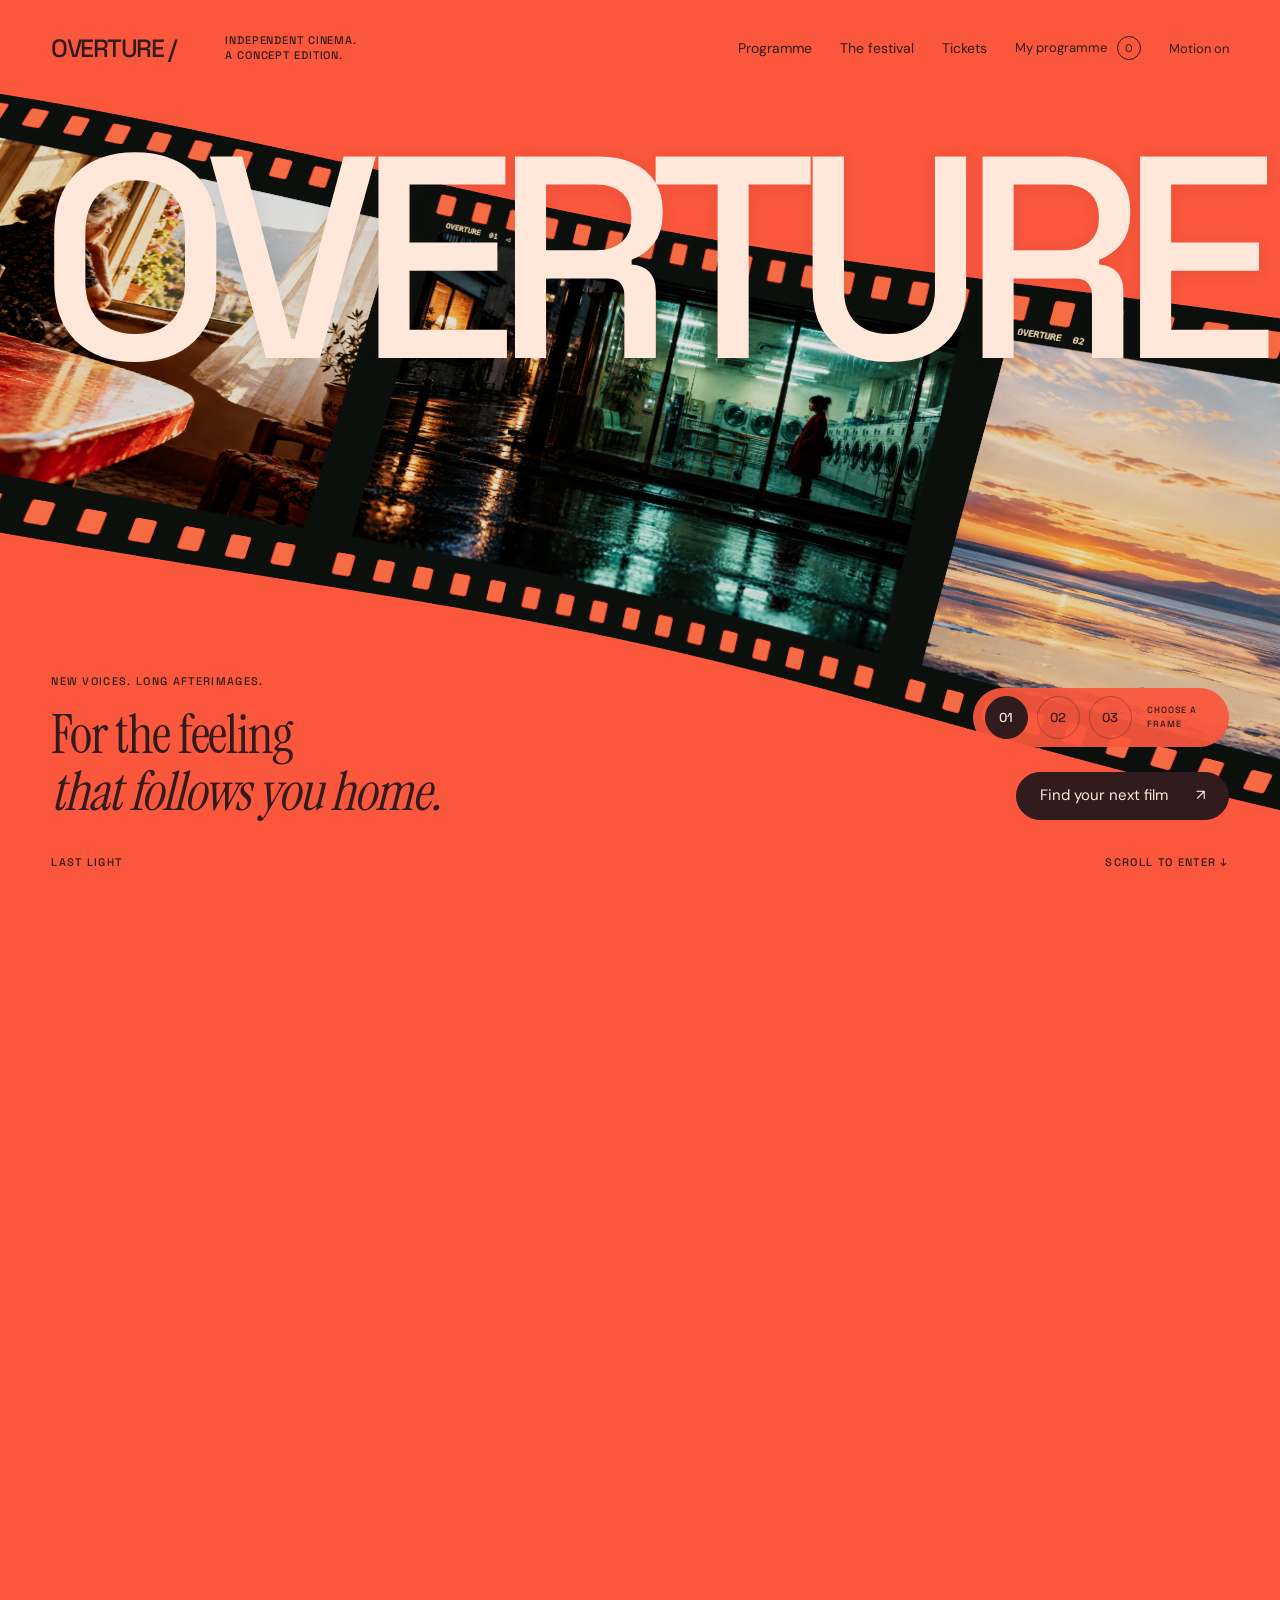
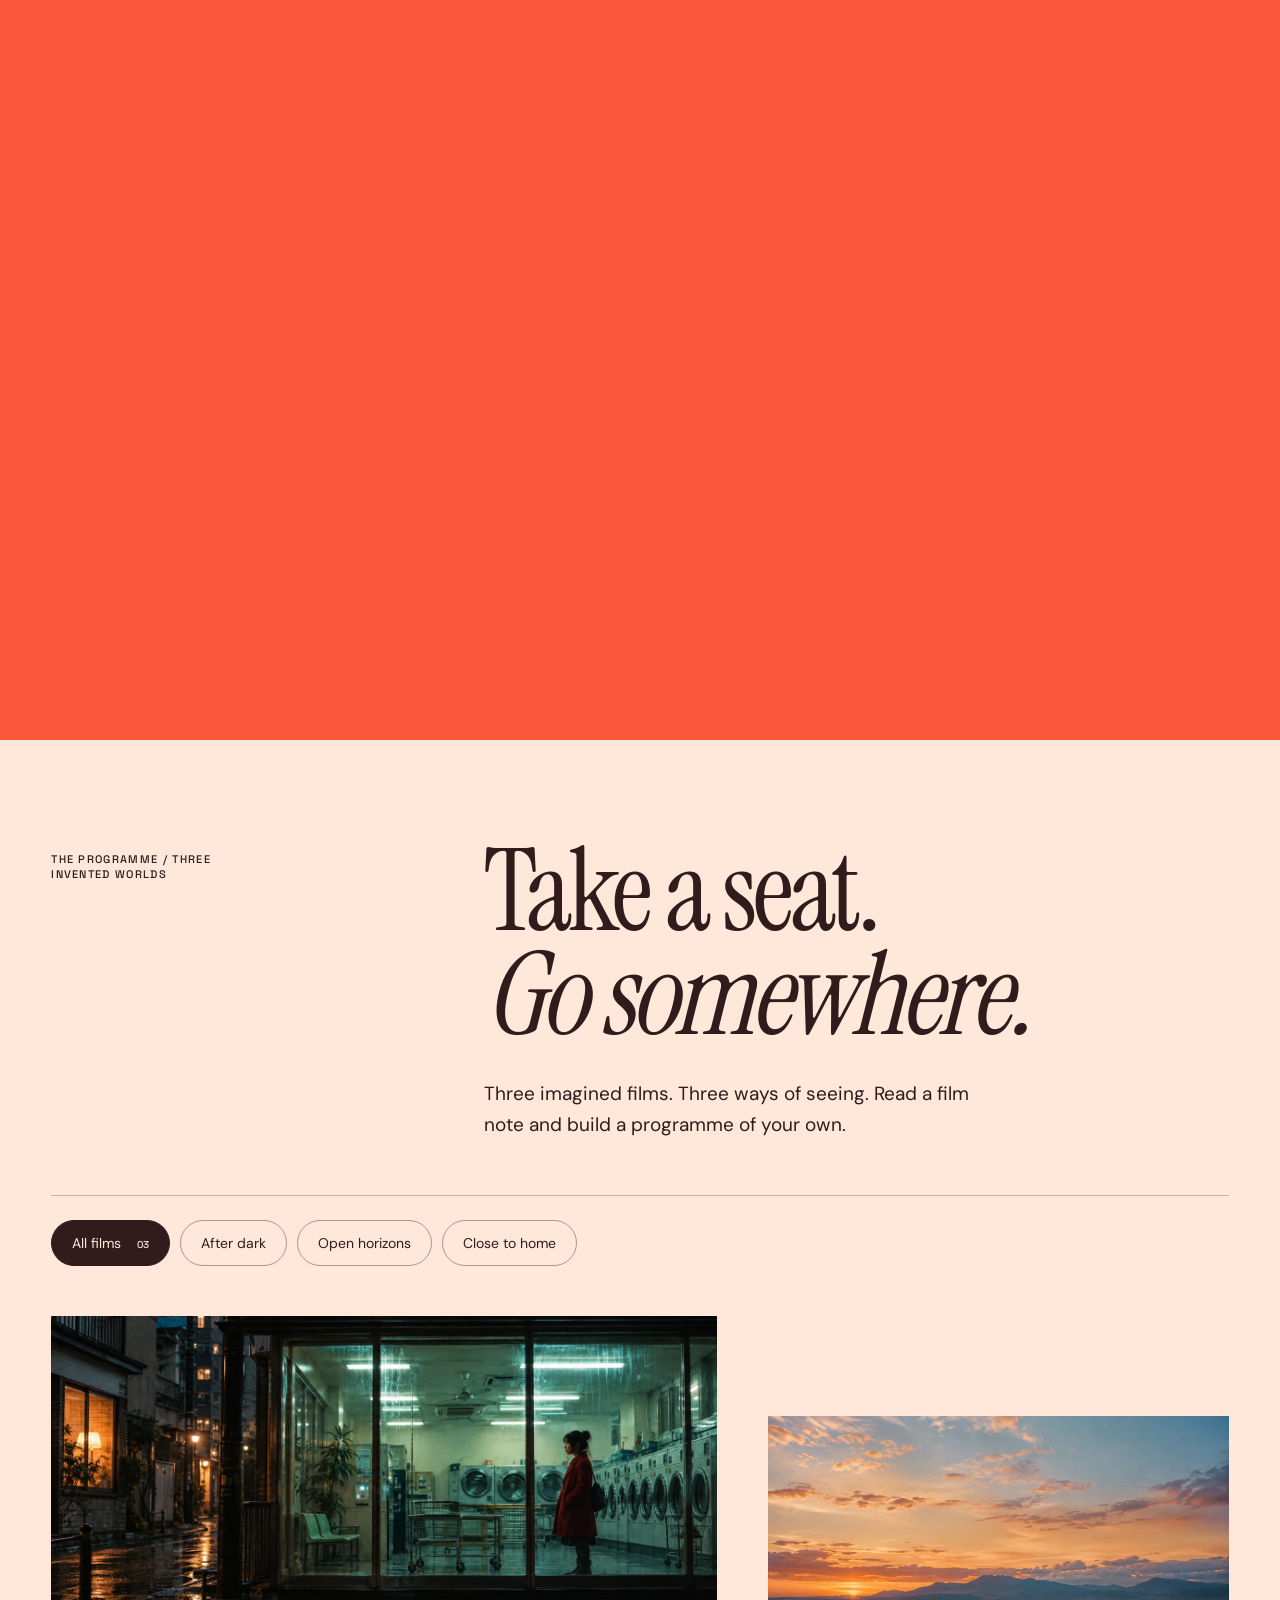
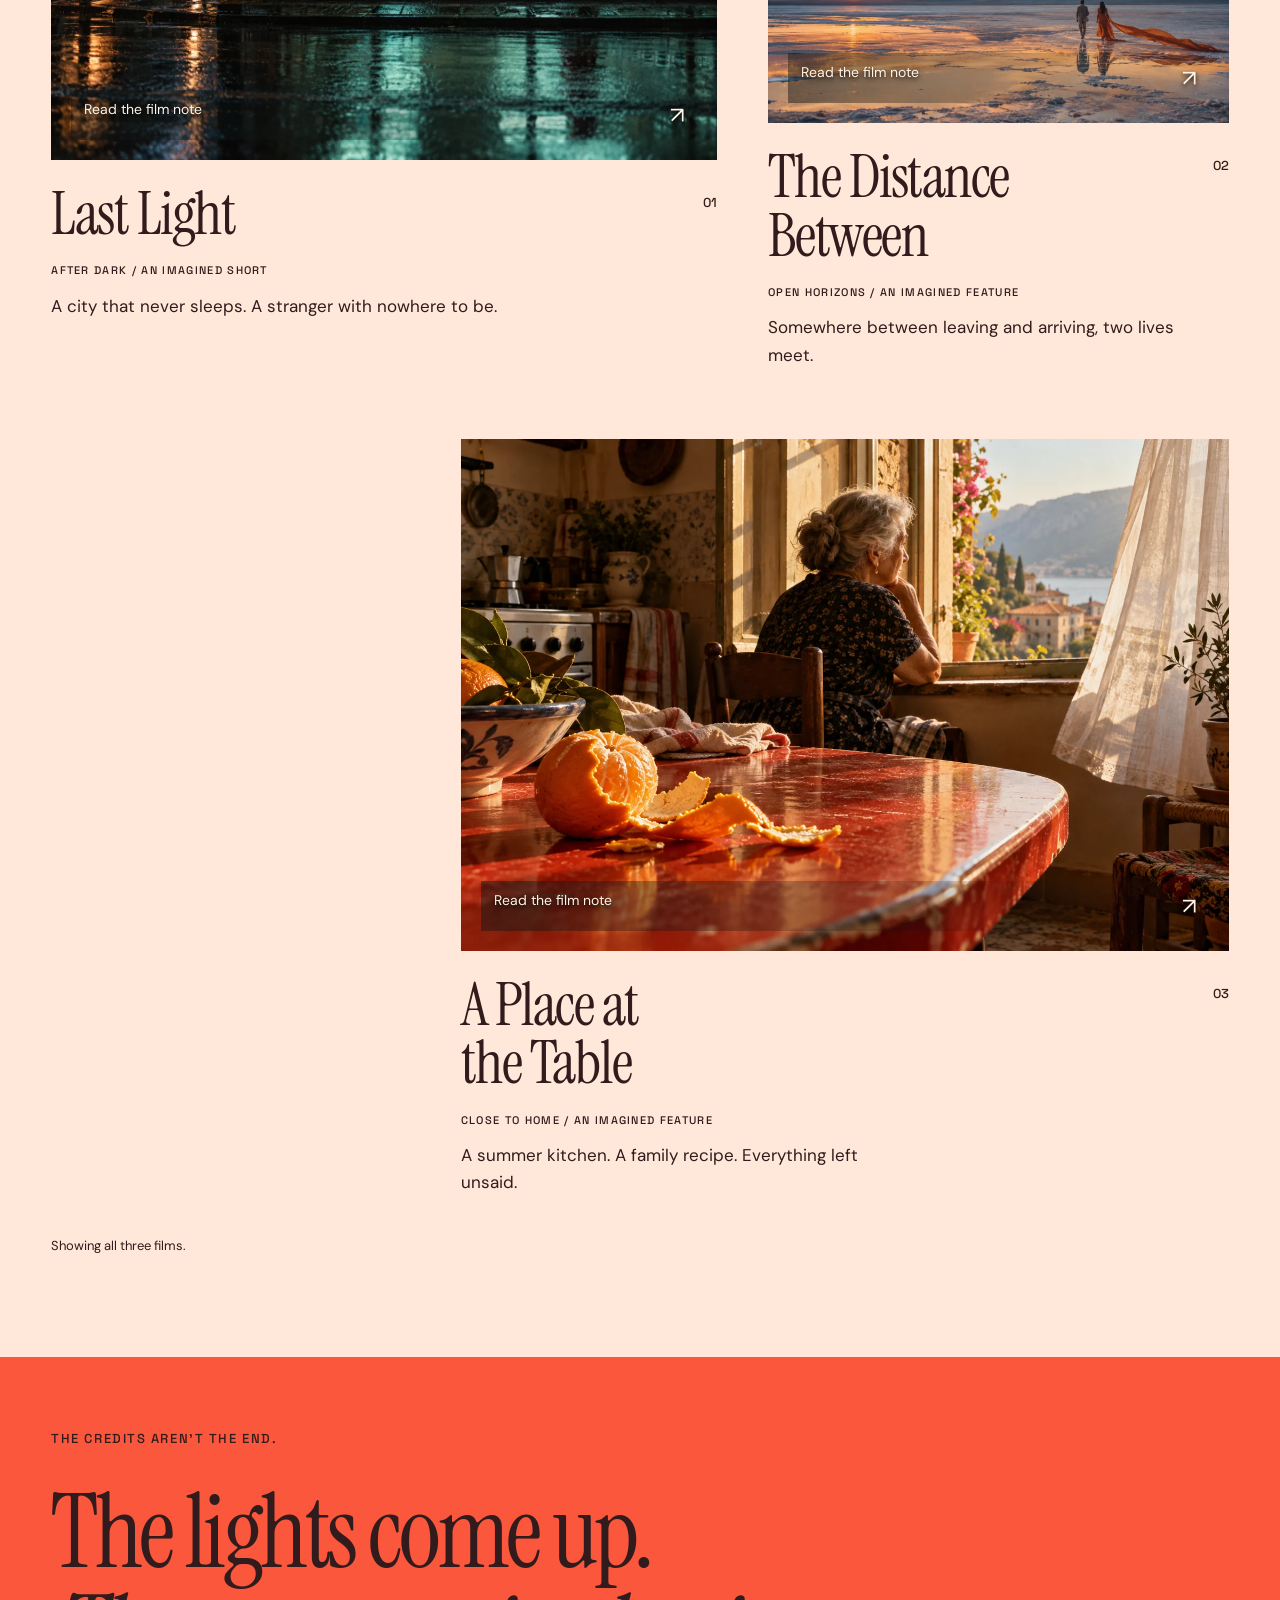
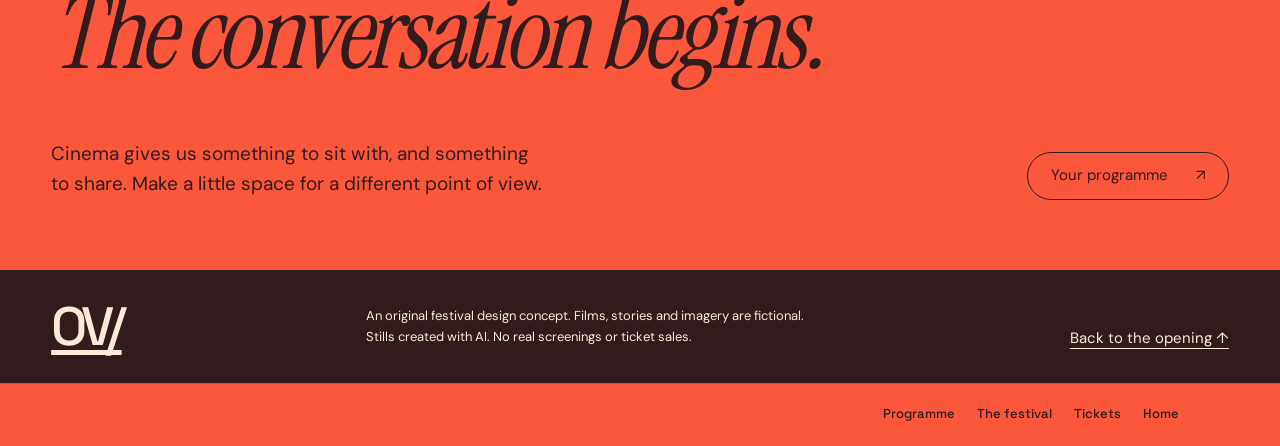
<file: index.html>
<!doctype html><html lang="en"><head><meta charset="utf-8"><meta name="viewport" content="width=device-width,initial-scale=1"><meta name="theme-color" content="#f3efe5"><title>OVERTURE · For the feeling that follows</title><meta name="description" content="An independent film festival concept. Enter the frame, explore three imagined films and make your own programme."><link rel="icon" href="./assets/icon.svg" type="image/svg+xml"><link rel="preload" href="./assets/sans.woff2" as="font" type="font/woff2" crossorigin><link rel="stylesheet" href="./common.css?v=86716614e279"><link rel="stylesheet" href="./style.css?v=f6d5441d3dba"><script type="importmap">{"imports":{"three":"./assets/vendor/three.module.js","three/webgpu":"./assets/vendor/three.module.js"}}</script><link rel="stylesheet" href="./page.css">
</head><body>
<a class="skip" href="#programme">Skip to films</a><header class="nav"><a class="brand header-brand" href="#top">OVERTURE /</a><span class="caps nav-caption">Independent cinema.<br>A concept edition.</span><nav aria-label="Main navigation"><a href="./programme.html">Programme</a><a href="./about.html">The festival</a><a href="./tickets.html">Tickets</a><button id="my-program" aria-label="My programme"><span class="program-label">My programme</span> <span id="saved-count">0</span></button><button data-motion aria-pressed="false">Motion on</button></nav></header>
<main id="top"><section class="journey" aria-label="A filmstrip becomes a cinema screen"><div class="sticky"><h1 class="masthead">OVERTURE</h1><span class="edition caps">A GOOD FILM<br>IS ONLY THE BEGINNING.</span><div class="projection"><img id="projection-image" src="./assets/night.webp" width="1440" height="960" alt="A woman waiting in a turquoise-lit laundromat at night"></div><div class="scene"><canvas aria-label="A curved three-dimensional filmstrip that unfurls toward the viewer"></canvas><div class="fallback" hidden>Some stories stay with you.<br><a href="#programme">Discover the films ↓</a></div></div><div class="hero-bottom"><div><span class="caps">NEW VOICES. LONG AFTERIMAGES.</span><p>For the feeling<br><em>that follows you home.</em></p></div><div class="hero-actions"><div class="frame-select" role="group" aria-label="Choose projected film"><button data-frame="0" class="selected" aria-pressed="true" aria-label="Project Last Light">01</button><button data-frame="1" aria-pressed="false" aria-label="Project The Distance Between">02</button><button data-frame="2" aria-pressed="false" aria-label="Project A Place at the Table">03</button><span class="caps">CHOOSE A FRAME</span></div><a class="action" href="#programme">Find your next film <span class="arrow">↗</span></a></div></div><div class="screen-title" aria-hidden="true">Some stories<br><em>stay with you.</em></div><div class="frame-counter caps"><span id="frame-name">LAST LIGHT</span><span id="scroll-cue">SCROLL TO ENTER ↓</span></div></div></section>
<section id="programme" class="programme"><div class="programme-head reveal"><span class="caps">THE PROGRAMME / THREE INVENTED WORLDS</span><div><h2>Take a seat.<br><em>Go somewhere.</em></h2><p>Three imagined films. Three ways of seeing. Read a film note and build a programme of your own.</p></div></div><div class="filters" role="group" aria-label="Filter films"><button data-filter="all" class="selected" aria-pressed="true">All films <span>03</span></button><button data-filter="night" aria-pressed="false">After dark</button><button data-filter="salt" aria-pressed="false">Open horizons</button><button data-filter="home" aria-pressed="false">Close to home</button></div><div class="programme-strip" id="programme-strip" hidden><span class="ps-label caps">Your programme</span><div class="ps-stubs" id="ps-stubs"></div><button class="ps-review" id="ps-review" type="button">Review ↗</button></div><div class="film-grid" id="film-grid"><button class="film-card reveal" data-film="0" data-category="night"><div class="poster"><img src="./assets/night.webp" alt="A red-coated woman waits in a glowing laundromat on a rainy street" width="1440" height="960" loading="lazy"><span class="poster-action">Read the film note <span>↗</span></span></div><div class="film-heading"><h3>Last Light</h3><span class="film-index">01</span></div><div class="film-meta caps">AFTER DARK / AN IMAGINED SHORT</div><p>A city that never sleeps. A stranger with nowhere to be.</p></button><button class="film-card reveal" data-film="1" data-category="salt"><div class="poster"><img src="./assets/salt.webp" alt="Two figures cross a mirrored salt flat under an orange sunset" width="1440" height="960" loading="lazy"><span class="poster-action">Read the film note <span>↗</span></span></div><div class="film-heading"><h3>The Distance<br>Between</h3><span class="film-index">02</span></div><div class="film-meta caps">OPEN HORIZONS / AN IMAGINED FEATURE</div><p>Somewhere between leaving and arriving, two lives meet.</p></button><button class="film-card reveal" data-film="2" data-category="home"><div class="poster"><img src="./assets/home.webp" alt="Sunlight falls across an orange and a red kitchen table beside a woman at a window" width="1440" height="960" loading="lazy"><span class="poster-action">Read the film note <span>↗</span></span></div><div class="film-heading"><h3>A Place at<br>the Table</h3><span class="film-index">03</span></div><div class="film-meta caps">CLOSE TO HOME / AN IMAGINED FEATURE</div><p>A summer kitchen. A family recipe. Everything left unsaid.</p></button></div><p class="filter-status" aria-live="polite" id="filter-status">Showing all three films.</p></section>
<section class="afterword"><span class="caps">THE CREDITS AREN’T THE END.</span><h2 class="reveal">The lights come up.<br><em>The conversation begins.</em></h2><div><p>Cinema gives us something to sit with, and something to share. Make a little space for a different point of view.</p><button class="pill" id="review-program">Your programme <span class="arrow">↗</span></button></div></section></main><footer class="site-footer"><a class="brand" href="#top">OV/</a><p>An original festival design concept. Films, stories and imagery are fictional. Stills created with AI. No real screenings or ticket sales.</p><a href="#top">Back to the opening ↑</a></footer>
<dialog id="film-note"><img id="note-image" src="./assets/night.webp" alt="" width="1440" height="960"><div class="dialog-inner"><button class="dialog-close" data-close>Close ×</button><span class="caps" id="note-genre">AFTER DARK</span><h2 id="note-title">Last Light</h2><p id="note-synopsis"></p><button class="action" id="save-film">Save to my programme <span>+</span></button><p class="note-status" aria-live="polite" id="save-status"></p></div></dialog><dialog id="program-note"><div class="dialog-inner"><button class="dialog-close" data-close>Close ×</button><span class="caps">YOUR OWN LITTLE FESTIVAL</span><h2>My programme.</h2><div id="program-list"></div><p class="program-hint">Your selection is saved in this browser. These fictional films are part of a design demo.</p><a class="action" href="#programme" id="browse-films">Browse the films ↗</a></div></dialog>
<script>document.body.classList.add("ready");(function(){var done=false;function load(){if(done)return;done=true;var s=document.createElement("script");s.type="module";s.src="./app.js?v=5276ff197e7f";s.onerror=function(){document.body.classList.add("no-webgl")};document.head.appendChild(s)}requestAnimationFrame(function(){requestAnimationFrame(load)});})();</script><footer class="pg-footer pg-footer--links"><div class="pg-wrap"><div class="pg-footer-row"><nav aria-label="Site"><a href="./programme.html">Programme</a><a href="./about.html">The festival</a><a href="./tickets.html">Tickets</a><a href="./index.html">Home</a></nav></div></div></footer>
</body></html>
</file>
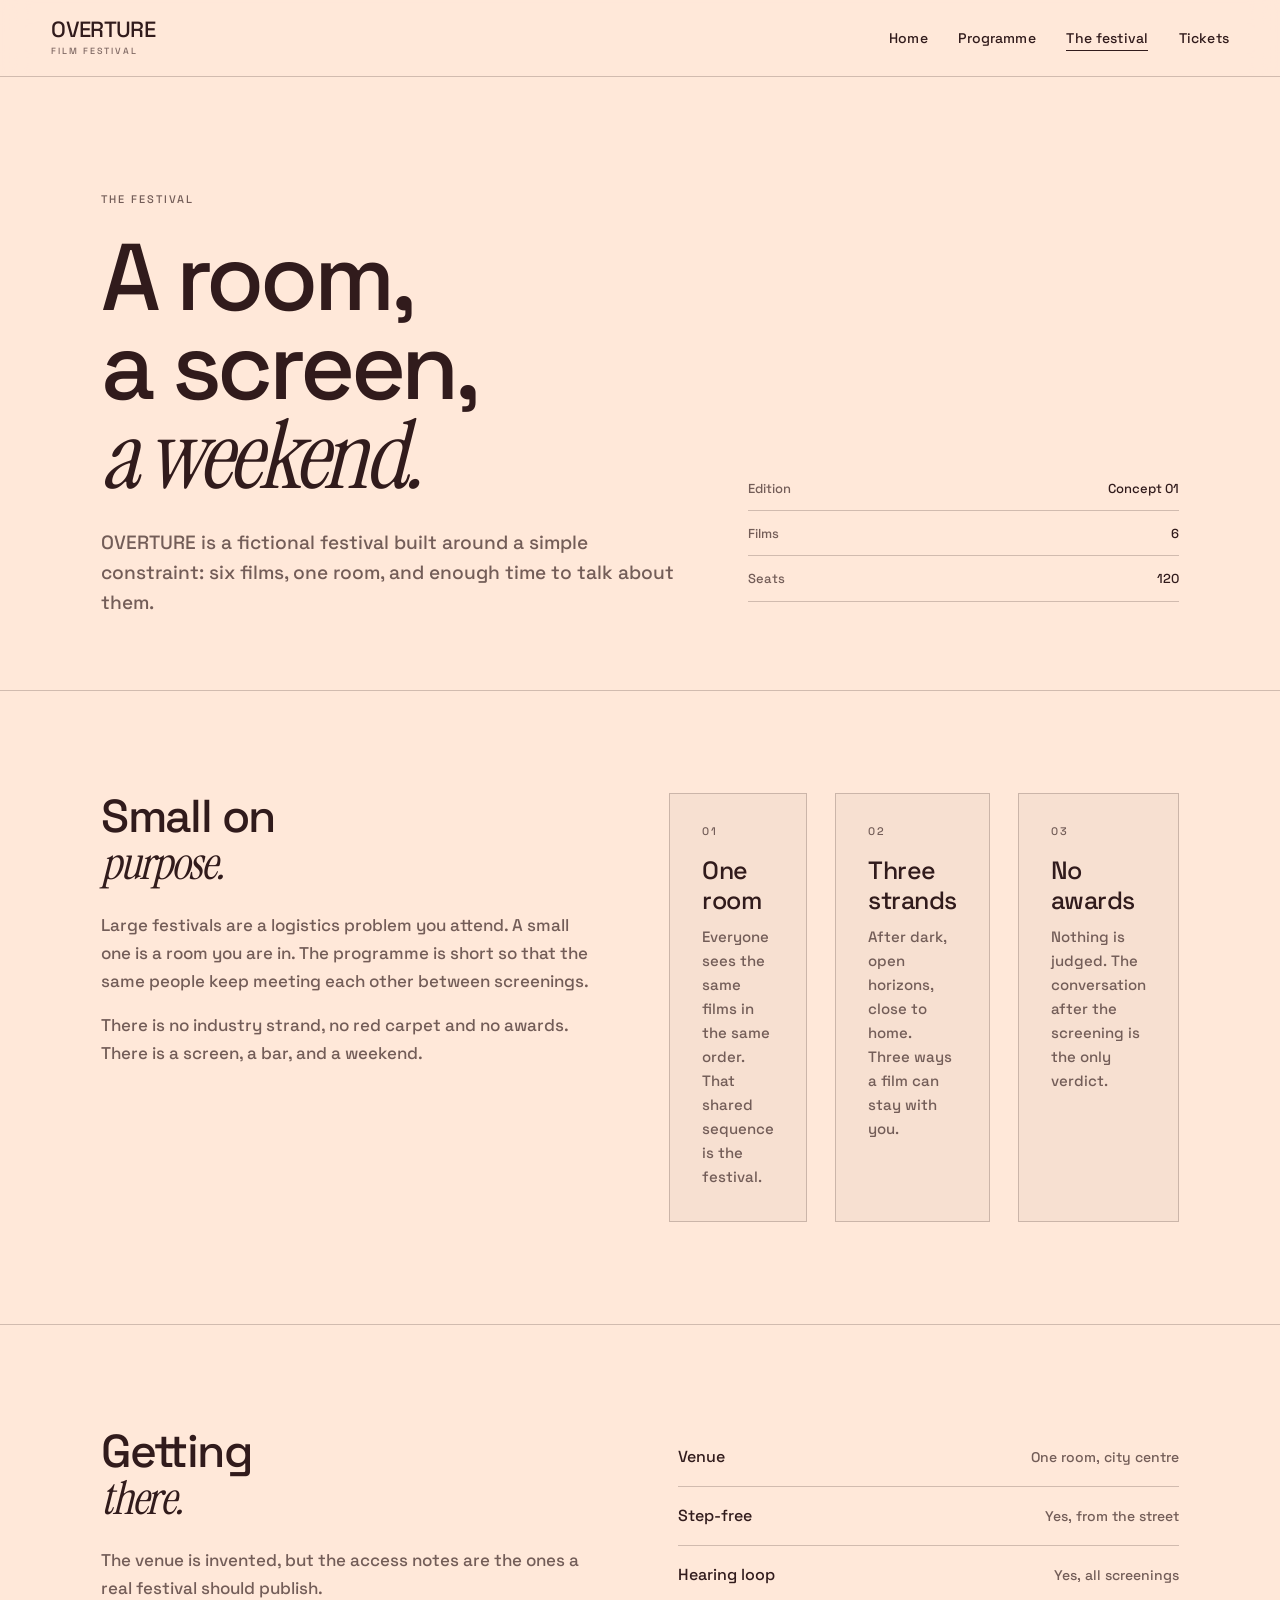
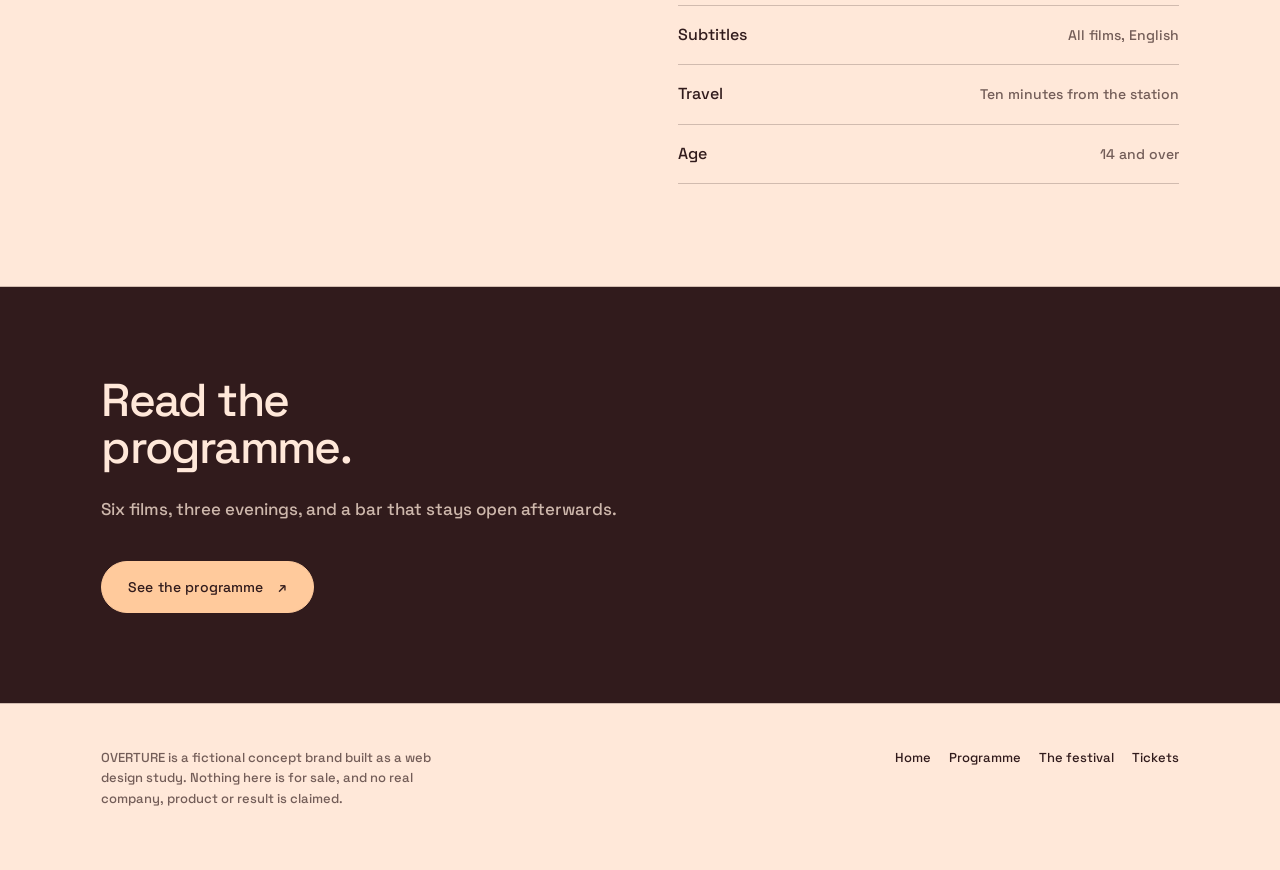
<file: about.html>
<!doctype html>
<html lang="en">
<head>
<meta charset="utf-8"><meta name="viewport" content="width=device-width, initial-scale=1">
<title>The festival | OVERTURE Film Festival</title>
<meta name="description" content="What OVERTURE is, why the programme is small, and where the imagined festival happens.">
<meta name="theme-color" content="{paper}">
<link rel="icon" href="data:image/svg+xml,%3Csvg xmlns='http://www.w3.org/2000/svg' viewBox='0 0 64 64'%3E%3Crect width='64' height='64' rx='14' fill='%23311b1c'/%3E%3C/svg%3E">
<link rel="preload" href="./assets/sans.woff2" as="font" type="font/woff2" crossorigin>
<link rel="stylesheet" href="./common.css">
<link rel="stylesheet" href="./style.css">
<link rel="stylesheet" href="./page.css">
<script src="./page.js" defer></script>
</head>
<body class="pg-body"><header class="pg-header">
<a class="pg-brand" href="./index.html">OVERTURE<span>Film festival</span></a>
<button class="pg-menu" data-pg-menu aria-expanded="false" aria-controls="pg-nav">Menu</button>
<nav class="pg-nav" id="pg-nav" data-pg-nav aria-label="Main"><a href="./index.html">Home</a><a href="./programme.html">Programme</a><a href="./about.html" aria-current="page">The festival</a><a href="./tickets.html">Tickets</a></nav>
</header>
<main class="pg-main"><section class="pg-hero"><div class="pg-wrap">
<p class="pg-eyebrow">The festival</p>
<div class="pg-hero-row"><div><h1 class="pg-title">A room,<br>a screen,<br><em>a weekend.</em></h1>
<p class="pg-lead">OVERTURE is a fictional festival built around a simple constraint: six films, one room, and enough time to talk about them.</p></div><dl class="pg-hero-meta"><div><dt>Edition</dt><dd>Concept 01</dd></div><div><dt>Films</dt><dd>6</dd></div><div><dt>Seats</dt><dd>120</dd></div></dl></div>
</div></section><section class="pg-section "><div class="pg-wrap"><div class="pg-two"><div><h2 class="pg-h2">Small on<br><em>purpose.</em></h2><p class="pg-p">Large festivals are a logistics problem you attend. A small one is a room you are in. The programme is short so that the same people keep meeting each other between screenings.</p><p class="pg-p">There is no industry strand, no red carpet and no awards. There is a screen, a bar, and a weekend.</p></div><div><div class="pg-three"><article class="pg-card" data-reveal><span class="pg-num">01</span><h3 class="pg-h3">One room</h3><p>Everyone sees the same films in the same order. That shared sequence is the festival.</p></article><article class="pg-card" data-reveal><span class="pg-num">02</span><h3 class="pg-h3">Three strands</h3><p>After dark, open horizons, close to home. Three ways a film can stay with you.</p></article><article class="pg-card" data-reveal><span class="pg-num">03</span><h3 class="pg-h3">No awards</h3><p>Nothing is judged. The conversation after the screening is the only verdict.</p></article></div></div></div></div></section><section class="pg-section "><div class="pg-wrap"><div class="pg-two"><div><h2 class="pg-h2">Getting<br><em>there.</em></h2><p class="pg-p">The venue is invented, but the access notes are the ones a real festival should publish.</p></div><div><ul class="pg-list"><li><span class="k">Venue</span><span class="v">One room, city centre</span></li><li><span class="k">Step-free</span><span class="v">Yes, from the street</span></li><li><span class="k">Hearing loop</span><span class="v">Yes, all screenings</span></li><li><span class="k">Subtitles</span><span class="v">All films, English</span></li><li><span class="k">Travel</span><span class="v">Ten minutes from the station</span></li><li><span class="k">Age</span><span class="v">14 and over</span></li></ul></div></div></div></section><section class="pg-band"><div class="pg-wrap"><h2 class="pg-h2">Read the<br>programme.</h2><p class="pg-p">Six films, three evenings, and a bar that stays open afterwards.</p><div class="pg-actions"><a class="btn" href="./programme.html">See the programme <span class="arw" aria-hidden="true">&#8599;</span></a></div></div></section></main>
<footer class="pg-footer"><div class="pg-wrap"><div class="pg-footer-row">
<p>OVERTURE is a fictional concept brand built as a web design study. Nothing here is for sale, and no real company, product or result is claimed.</p>
<nav aria-label="Footer">
<a href="./index.html">Home</a>
<a href="./programme.html">Programme</a>
<a href="./about.html">The festival</a>
<a href="./tickets.html">Tickets</a>
</nav>
</div></div></footer>
</body></html>
</file>
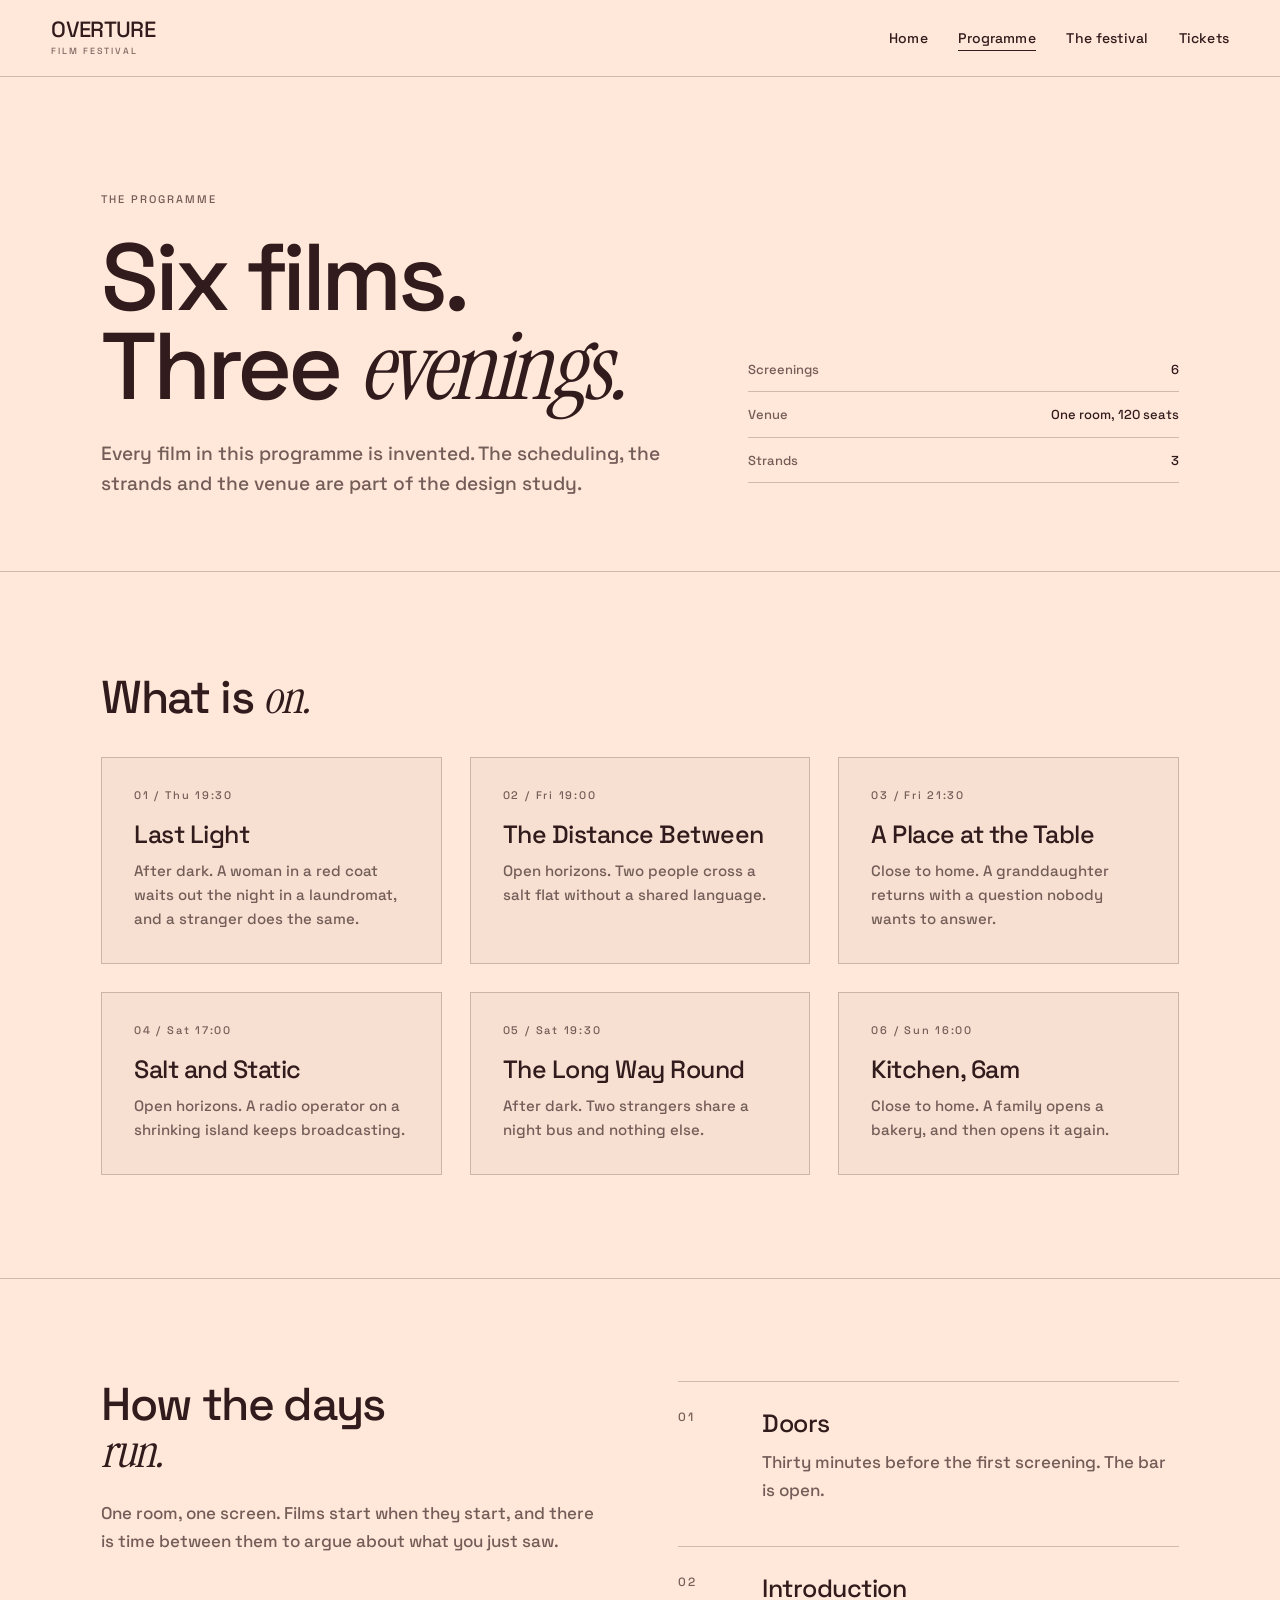
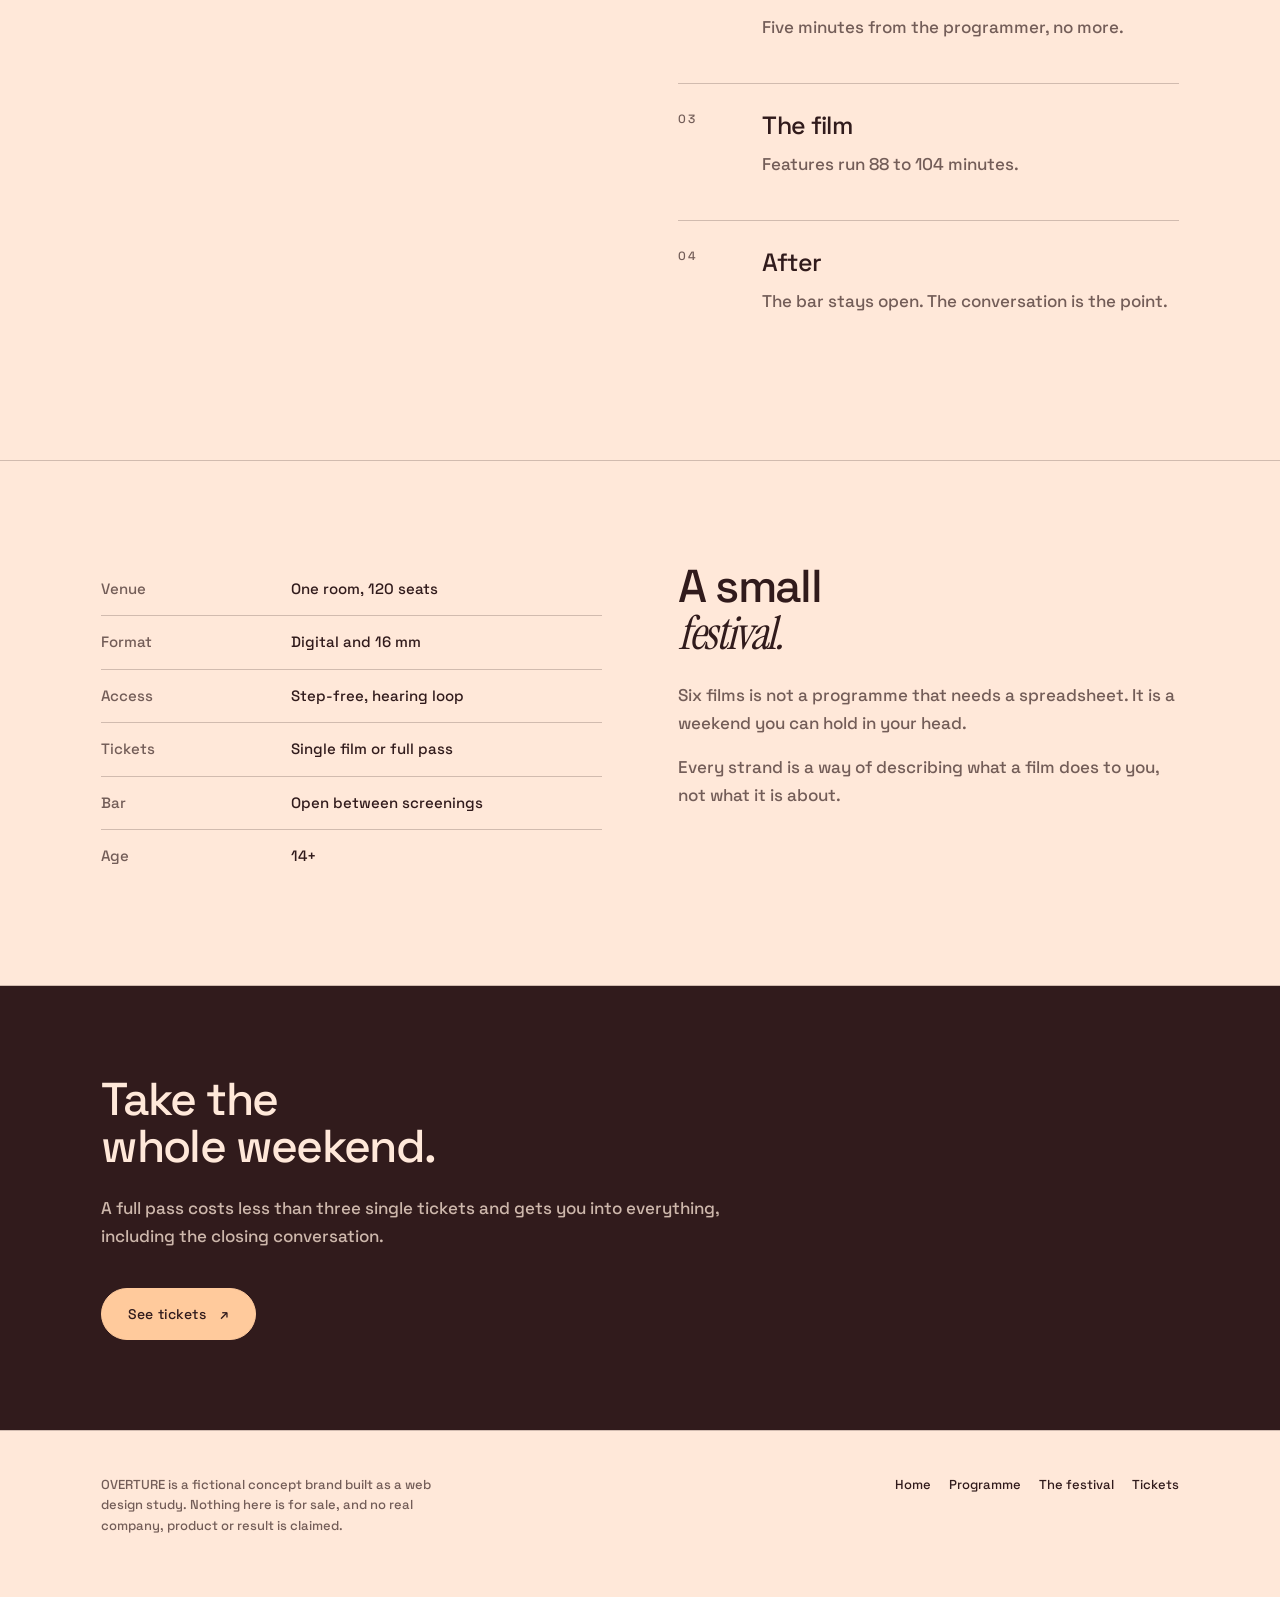
<file: programme.html>
<!doctype html>
<html lang="en">
<head>
<meta charset="utf-8"><meta name="viewport" content="width=device-width, initial-scale=1">
<title>Programme | OVERTURE Film Festival</title>
<meta name="description" content="The full imagined OVERTURE programme: six films, three strands, one small cinema.">
<meta name="theme-color" content="{paper}">
<link rel="icon" href="data:image/svg+xml,%3Csvg xmlns='http://www.w3.org/2000/svg' viewBox='0 0 64 64'%3E%3Crect width='64' height='64' rx='14' fill='%23311b1c'/%3E%3C/svg%3E">
<link rel="preload" href="./assets/sans.woff2" as="font" type="font/woff2" crossorigin>
<link rel="stylesheet" href="./common.css">
<link rel="stylesheet" href="./style.css">
<link rel="stylesheet" href="./page.css">
<script src="./page.js" defer></script>
</head>
<body class="pg-body"><header class="pg-header">
<a class="pg-brand" href="./index.html">OVERTURE<span>Film festival</span></a>
<button class="pg-menu" data-pg-menu aria-expanded="false" aria-controls="pg-nav">Menu</button>
<nav class="pg-nav" id="pg-nav" data-pg-nav aria-label="Main"><a href="./index.html">Home</a><a href="./programme.html" aria-current="page">Programme</a><a href="./about.html">The festival</a><a href="./tickets.html">Tickets</a></nav>
</header>
<main class="pg-main"><section class="pg-hero"><div class="pg-wrap">
<p class="pg-eyebrow">The programme</p>
<div class="pg-hero-row"><div><h1 class="pg-title">Six films.<br>Three <em>evenings.</em></h1>
<p class="pg-lead">Every film in this programme is invented. The scheduling, the strands and the venue are part of the design study.</p></div><dl class="pg-hero-meta"><div><dt>Screenings</dt><dd>6</dd></div><div><dt>Venue</dt><dd>One room, 120 seats</dd></div><div><dt>Strands</dt><dd>3</dd></div></dl></div>
</div></section><section class="pg-section "><div class="pg-wrap"><h2 class="pg-h2">What is <em>on.</em></h2><div style="margin-top:36px"><div class="pg-three"><article class="pg-card" data-reveal><span class="pg-num">01 / Thu 19:30</span><h3 class="pg-h3">Last Light</h3><p>After dark. A woman in a red coat waits out the night in a laundromat, and a stranger does the same.</p></article><article class="pg-card" data-reveal><span class="pg-num">02 / Fri 19:00</span><h3 class="pg-h3">The Distance Between</h3><p>Open horizons. Two people cross a salt flat without a shared language.</p></article><article class="pg-card" data-reveal><span class="pg-num">03 / Fri 21:30</span><h3 class="pg-h3">A Place at the Table</h3><p>Close to home. A granddaughter returns with a question nobody wants to answer.</p></article><article class="pg-card" data-reveal><span class="pg-num">04 / Sat 17:00</span><h3 class="pg-h3">Salt and Static</h3><p>Open horizons. A radio operator on a shrinking island keeps broadcasting.</p></article><article class="pg-card" data-reveal><span class="pg-num">05 / Sat 19:30</span><h3 class="pg-h3">The Long Way Round</h3><p>After dark. Two strangers share a night bus and nothing else.</p></article><article class="pg-card" data-reveal><span class="pg-num">06 / Sun 16:00</span><h3 class="pg-h3">Kitchen, 6am</h3><p>Close to home. A family opens a bakery, and then opens it again.</p></article></div></div></div></section><section class="pg-section "><div class="pg-wrap"><div class="pg-two"><div><h2 class="pg-h2">How the days<br><em>run.</em></h2><p class="pg-p">One room, one screen. Films start when they start, and there is time between them to argue about what you just saw.</p></div><div><div class="pg-steps"><div class="pg-step"><div><h3 class="pg-h3">Doors</h3><p class="pg-p">Thirty minutes before the first screening. The bar is open.</p></div></div><div class="pg-step"><div><h3 class="pg-h3">Introduction</h3><p class="pg-p">Five minutes from the programmer, no more.</p></div></div><div class="pg-step"><div><h3 class="pg-h3">The film</h3><p class="pg-p">Features run 88 to 104 minutes.</p></div></div><div class="pg-step"><div><h3 class="pg-h3">After</h3><p class="pg-p">The bar stays open. The conversation is the point.</p></div></div></div></div></div></div></section><section class="pg-section "><div class="pg-wrap"><div class="pg-two"><div><table class="pg-spec"><tbody><tr><th scope="row">Venue</th><td>One room, 120 seats</td></tr><tr><th scope="row">Format</th><td>Digital and 16 mm</td></tr><tr><th scope="row">Access</th><td>Step-free, hearing loop</td></tr><tr><th scope="row">Tickets</th><td>Single film or full pass</td></tr><tr><th scope="row">Bar</th><td>Open between screenings</td></tr><tr><th scope="row">Age</th><td>14+</td></tr></tbody></table></div><div><h2 class="pg-h2">A small<br><em>festival.</em></h2><p class="pg-p">Six films is not a programme that needs a spreadsheet. It is a weekend you can hold in your head.</p><p class="pg-p">Every strand is a way of describing what a film does to you, not what it is about.</p></div></div></div></section><section class="pg-band"><div class="pg-wrap"><h2 class="pg-h2">Take the<br>whole weekend.</h2><p class="pg-p">A full pass costs less than three single tickets and gets you into everything, including the closing conversation.</p><div class="pg-actions"><a class="btn" href="./tickets.html">See tickets <span class="arw" aria-hidden="true">&#8599;</span></a></div></div></section></main>
<footer class="pg-footer"><div class="pg-wrap"><div class="pg-footer-row">
<p>OVERTURE is a fictional concept brand built as a web design study. Nothing here is for sale, and no real company, product or result is claimed.</p>
<nav aria-label="Footer">
<a href="./index.html">Home</a>
<a href="./programme.html">Programme</a>
<a href="./about.html">The festival</a>
<a href="./tickets.html">Tickets</a>
</nav>
</div></div></footer>
</body></html>
</file>
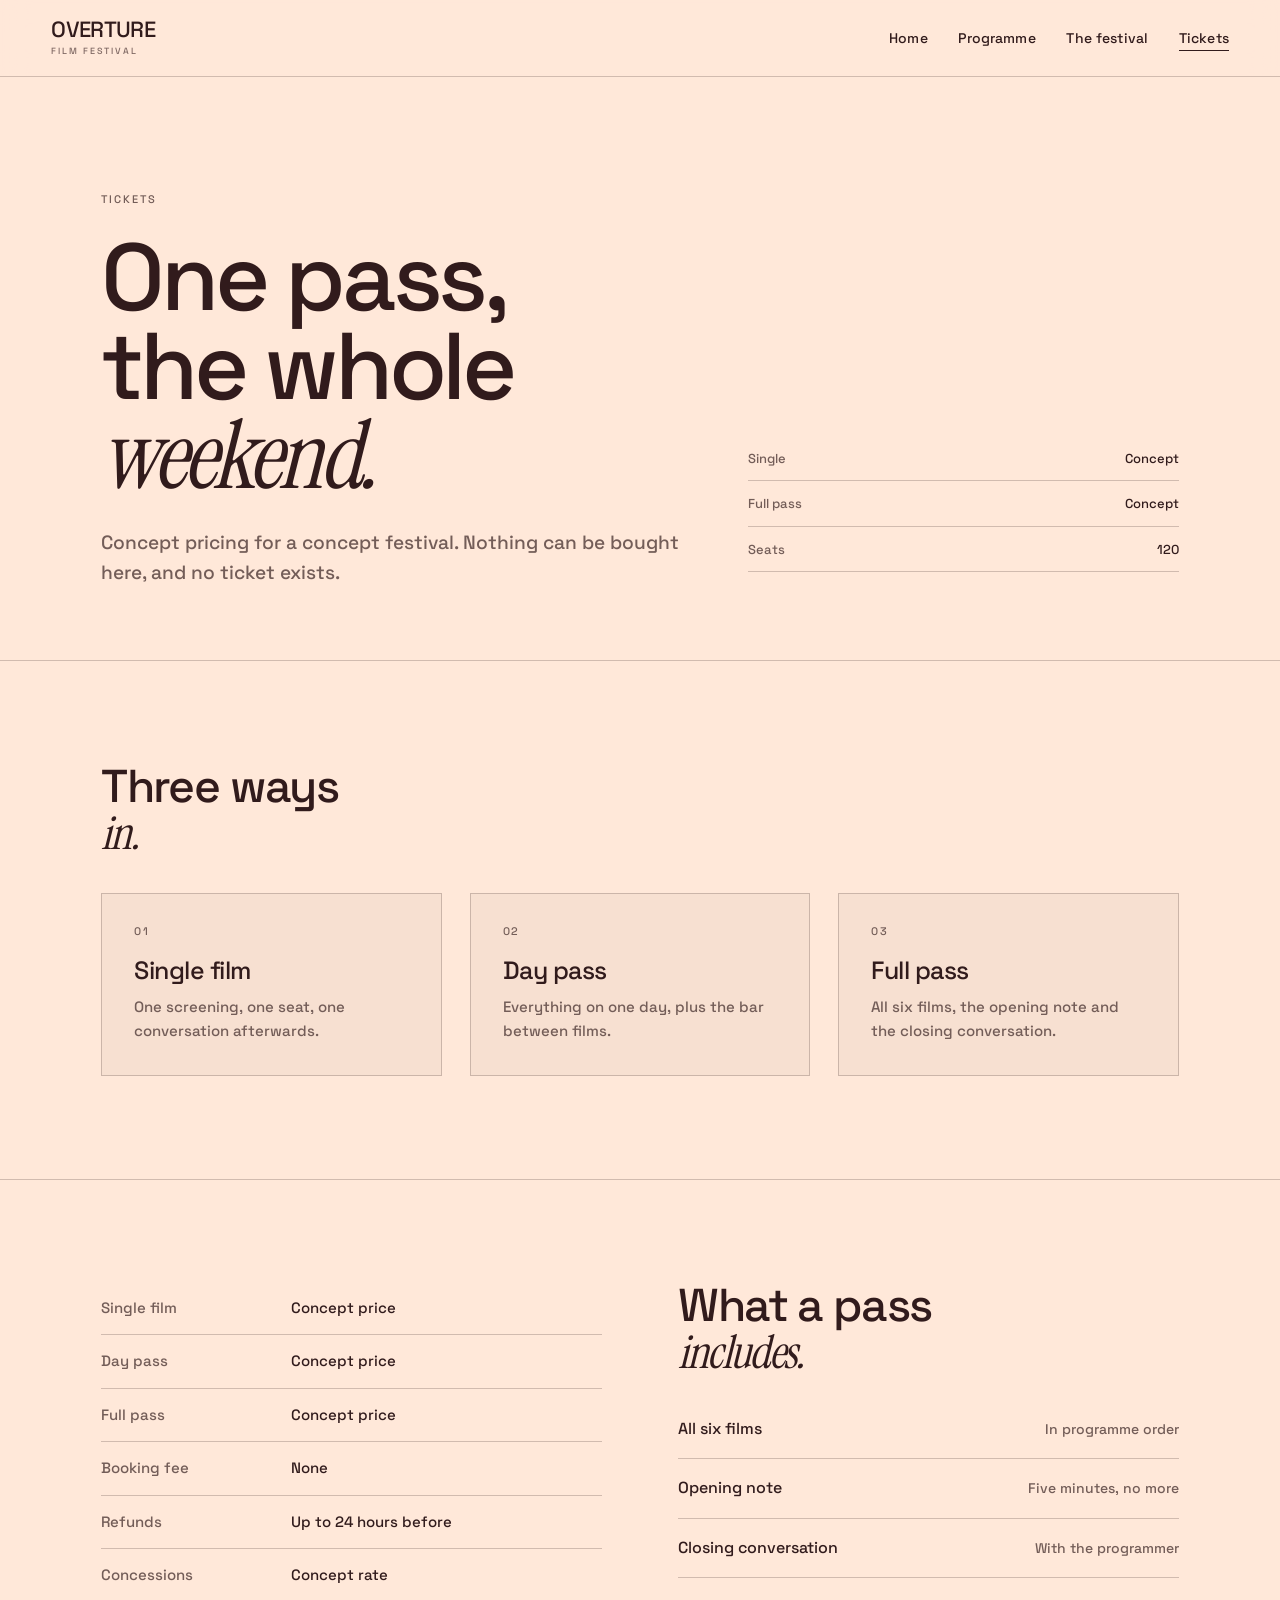
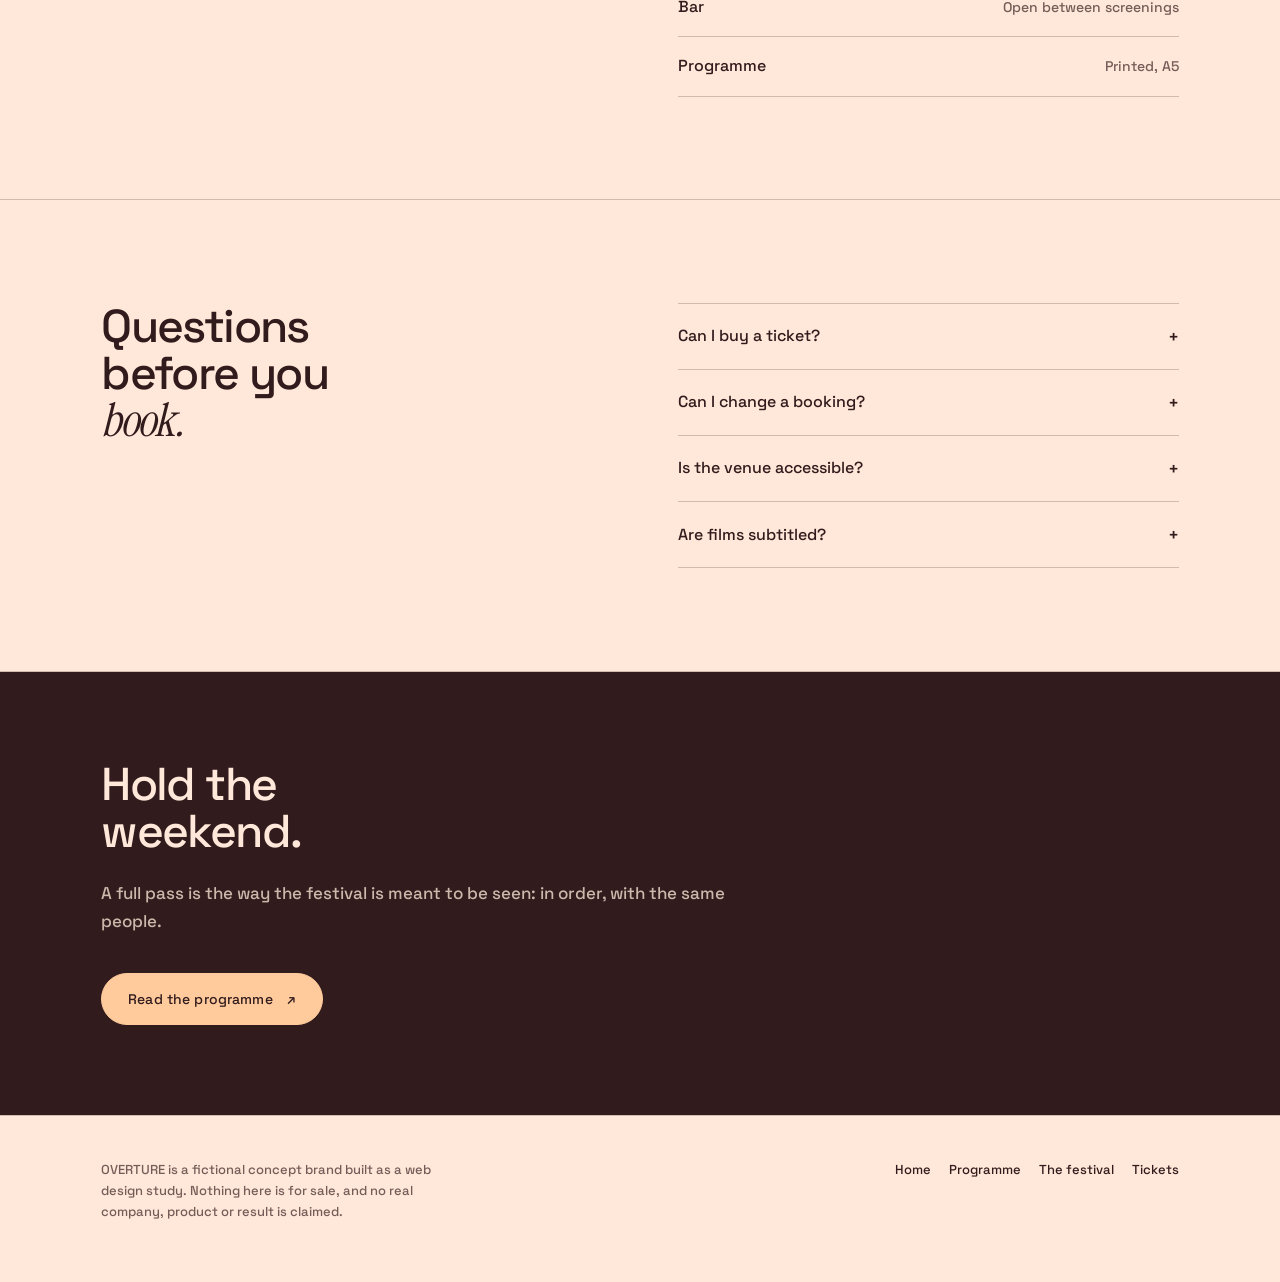
<file: tickets.html>
<!doctype html>
<html lang="en">
<head>
<meta charset="utf-8"><meta name="viewport" content="width=device-width, initial-scale=1">
<title>Tickets | OVERTURE Film Festival</title>
<meta name="description" content="Single tickets, full passes and what is included at the imagined OVERTURE film festival.">
<meta name="theme-color" content="{paper}">
<link rel="icon" href="data:image/svg+xml,%3Csvg xmlns='http://www.w3.org/2000/svg' viewBox='0 0 64 64'%3E%3Crect width='64' height='64' rx='14' fill='%23311b1c'/%3E%3C/svg%3E">
<link rel="preload" href="./assets/sans.woff2" as="font" type="font/woff2" crossorigin>
<link rel="stylesheet" href="./common.css">
<link rel="stylesheet" href="./style.css">
<link rel="stylesheet" href="./page.css">
<script src="./page.js" defer></script>
</head>
<body class="pg-body"><header class="pg-header">
<a class="pg-brand" href="./index.html">OVERTURE<span>Film festival</span></a>
<button class="pg-menu" data-pg-menu aria-expanded="false" aria-controls="pg-nav">Menu</button>
<nav class="pg-nav" id="pg-nav" data-pg-nav aria-label="Main"><a href="./index.html">Home</a><a href="./programme.html">Programme</a><a href="./about.html">The festival</a><a href="./tickets.html" aria-current="page">Tickets</a></nav>
</header>
<main class="pg-main"><section class="pg-hero"><div class="pg-wrap">
<p class="pg-eyebrow">Tickets</p>
<div class="pg-hero-row"><div><h1 class="pg-title">One pass,<br>the whole<br><em>weekend.</em></h1>
<p class="pg-lead">Concept pricing for a concept festival. Nothing can be bought here, and no ticket exists.</p></div><dl class="pg-hero-meta"><div><dt>Single</dt><dd>Concept</dd></div><div><dt>Full pass</dt><dd>Concept</dd></div><div><dt>Seats</dt><dd>120</dd></div></dl></div>
</div></section><section class="pg-section "><div class="pg-wrap"><h2 class="pg-h2">Three ways<br><em>in.</em></h2><div style="margin-top:36px"><div class="pg-three"><article class="pg-card" data-reveal><span class="pg-num">01</span><h3 class="pg-h3">Single film</h3><p>One screening, one seat, one conversation afterwards.</p></article><article class="pg-card" data-reveal><span class="pg-num">02</span><h3 class="pg-h3">Day pass</h3><p>Everything on one day, plus the bar between films.</p></article><article class="pg-card" data-reveal><span class="pg-num">03</span><h3 class="pg-h3">Full pass</h3><p>All six films, the opening note and the closing conversation.</p></article></div></div></div></section><section class="pg-section "><div class="pg-wrap"><div class="pg-two"><div><table class="pg-spec"><tbody><tr><th scope="row">Single film</th><td>Concept price</td></tr><tr><th scope="row">Day pass</th><td>Concept price</td></tr><tr><th scope="row">Full pass</th><td>Concept price</td></tr><tr><th scope="row">Booking fee</th><td>None</td></tr><tr><th scope="row">Refunds</th><td>Up to 24 hours before</td></tr><tr><th scope="row">Concessions</th><td>Concept rate</td></tr></tbody></table></div><div><h2 class="pg-h2">What a pass<br><em>includes.</em></h2><ul class="pg-list"><li><span class="k">All six films</span><span class="v">In programme order</span></li><li><span class="k">Opening note</span><span class="v">Five minutes, no more</span></li><li><span class="k">Closing conversation</span><span class="v">With the programmer</span></li><li><span class="k">Bar</span><span class="v">Open between screenings</span></li><li><span class="k">Programme</span><span class="v">Printed, A5</span></li></ul></div></div></div></section><section class="pg-section "><div class="pg-wrap"><div class="pg-two"><div><h2 class="pg-h2">Questions<br>before you<br><em>book.</em></h2></div><div><div class="pg-faq"><details><summary>Can I buy a ticket?<span aria-hidden="true">+</span></summary><p>No. OVERTURE is a fictional festival and this page is a design demonstration.</p></details><details><summary>Can I change a booking?<span aria-hidden="true">+</span></summary><p>In a real festival, yes, up to 24 hours before the screening.</p></details><details><summary>Is the venue accessible?<span aria-hidden="true">+</span></summary><p>Step-free from the street, with a hearing loop in the room.</p></details><details><summary>Are films subtitled?<span aria-hidden="true">+</span></summary><p>All films screen with English subtitles.</p></details></div></div></div></div></section><section class="pg-band"><div class="pg-wrap"><h2 class="pg-h2">Hold the<br>weekend.</h2><p class="pg-p">A full pass is the way the festival is meant to be seen: in order, with the same people.</p><div class="pg-actions"><a class="btn" href="./programme.html">Read the programme <span class="arw" aria-hidden="true">&#8599;</span></a></div></div></section></main>
<footer class="pg-footer"><div class="pg-wrap"><div class="pg-footer-row">
<p>OVERTURE is a fictional concept brand built as a web design study. Nothing here is for sale, and no real company, product or result is claimed.</p>
<nav aria-label="Footer">
<a href="./index.html">Home</a>
<a href="./programme.html">Programme</a>
<a href="./about.html">The festival</a>
<a href="./tickets.html">Tickets</a>
</nav>
</div></div></footer>
</body></html>
</file>
<file: common.css>
@font-face{font-family:DM;src:url('./assets/sans.woff2') format('woff2');font-weight:400;font-display:swap}@font-face{font-family:Space;src:url('./assets/display.woff2') format('woff2');font-weight:500;font-display:swap}@font-face{font-family:Instrument;src:url('./assets/serif.woff2') format('woff2');font-weight:400;font-display:swap}
*{box-sizing:border-box}html{scroll-behavior:smooth;scroll-padding-top:90px}body{margin:0;font-family:DM,Arial,sans-serif;-webkit-font-smoothing:antialiased}button,a,input,select{ -webkit-tap-highlight-color:transparent}button,input,select{font:inherit}button,a{touch-action:manipulation}a{color:inherit;text-decoration:none}button{cursor:pointer}button:focus-visible,a:focus-visible,input:focus-visible,select:focus-visible{outline:3px solid var(--accent);outline-offset:5px}button:disabled{cursor:default}p{font-size:20px;line-height:1.6;margin:0}h1,h2,h3{font-weight:400;margin:0}button{color:inherit}.skip{position:fixed;top:-80px;left:20px;padding:15px;background:var(--ink);color:var(--paper);z-index:100}.skip:focus{top:12px}.scene{position:relative;width:100%;height:100svh;overflow:hidden}.scene canvas{display:block;width:100%;height:100%}.fallback{position:absolute;inset:30% 10%;text-align:center;font-size:24px;line-height:1.5}.fallback[hidden]{display:none}.journey{position:relative}.sticky{position:sticky;top:0;height:100svh;overflow:hidden}.caps{font:500 13px/1.4 Space,Arial,sans-serif;letter-spacing:.12em;text-transform:uppercase}.pill,.action{display:inline-flex;align-items:center;justify-content:center;min-height:48px;padding:12px 23px;border-radius:100px;border:1px solid currentColor;background:transparent;font-size:15px;line-height:1.3;gap:28px;transition:background .2s,color .2s,box-shadow .2s}.action{background:var(--ink);color:var(--paper);border-color:var(--ink)}.action:hover{background:var(--accent);color:var(--ink);border-color:var(--accent)}.pill:hover{background:var(--ink);color:var(--paper)}.arrow{display:inline-block;transition:transform .25s}.action:hover .arrow,a:hover .arrow{transform:translate(4px,-4px)}.site-footer{display:flex;justify-content:space-between;align-items:flex-end;gap:32px;padding:35px 4vw;border-top:1px solid currentColor}.site-footer p{font-size:13px;line-height:1.6;max-width:460px}.site-footer a{font-size:15px;text-decoration:underline;text-underline-offset:5px}dialog{width:min(780px,calc(100% - 32px));max-height:90svh;padding:0;background:var(--paper);color:var(--ink);border:0;border-radius:6px;box-shadow:0 20px 120px #0006}dialog::backdrop{background:#050d16b8;backdrop-filter:blur(8px)}.dialog-inner{padding:clamp(24px,5vw,54px)}.dialog-inner h2{font-family:Instrument,serif;font-size:clamp(42px,6vw,68px);line-height:1;margin:25px 0}.dialog-inner p{font-size:18px;line-height:1.6}.dialog-close{float:right;border:1px solid currentColor;background:transparent;padding:10px 16px;border-radius:99px;min-height:44px}.dialog-inner .action{margin-top:26px}.reveal{opacity:1}.ready .reveal{opacity:0;transform:translateY(24px);transition:opacity .7s,transform .7s}.ready .reveal.in-view{opacity:1;transform:none}.motion-off .reveal{opacity:1;transform:none;transition:none}@media(max-width:700px){p{font-size:17px;line-height:1.6}.caps{font-size:12px}.site-footer{padding:28px 22px;align-items:flex-start;flex-direction:column;gap:20px}.pill,.action{font-size:14px;min-height:46px;padding:12px 19px}}@media(prefers-reduced-motion:reduce){html{scroll-behavior:auto}*,*:before,*:after{animation:none!important;transition:none!important}.ready .reveal{opacity:1;transform:none}}

.motion-off *{animation-play-state:paused!important}

html.motion-off{scroll-behavior:auto}
</file>
<file: style.css>
:root{--ink:#311b1c;--paper:#ffe8d9;--accent:#ffca9c}body{background:#fa573c;color:var(--ink)}.nav{position:absolute;z-index:9;top:0;left:0;width:100%;padding:28px 4vw;display:flex;align-items:center;gap:50px}.brand{font:500 47px/.8 Space,sans-serif;letter-spacing:-.09em}.nav-caption{font-size:11px;letter-spacing:.08em}.nav nav{display:flex;margin-left:auto;gap:28px;align-items:center;font-size:14px}.nav button{border:0;background:none;padding:8px 0;min-height:40px;font-size:13px}.nav button:hover,.nav a:hover{text-decoration:underline;text-underline-offset:5px}#saved-count{display:inline-flex;border:1px solid currentColor;border-radius:50%;width:24px;height:24px;align-items:center;justify-content:center;margin-left:7px;font-size:11px}.journey{height:260svh}.sticky{background:#fa573c}.masthead{position:absolute;left:3vw;top:16svh;width:94vw;z-index:1;font:500 15.8vw/.8 Space,sans-serif;letter-spacing:-.085em;color:#ffe8d9;transform:translateY(var(--title-y,0px));opacity:var(--opening,1)}.edition{position:absolute;top:41%;left:4vw;color:#ffe8d9;z-index:1;font-size:11px;line-height:1.6;opacity:var(--opening,1)}.scene{position:absolute;inset:0;z-index:3;pointer-events:none;opacity:var(--strip,1)}.projection{position:absolute;inset:0;z-index:2;opacity:var(--screen,0);overflow:hidden;background:#172527}.projection img{width:100%;height:100%;object-fit:cover;object-position:50% 50%;transform:scale(var(--screen-scale,1.05))}.projection:after{content:'';position:absolute;inset:0;background:linear-gradient(0deg,#041317b3,transparent 75%)}.hero-bottom{position:absolute;z-index:4;bottom:80px;left:4vw;right:4vw;display:flex;justify-content:space-between;align-items:end;gap:40px;opacity:var(--opening,1);transform:translateY(var(--bottom-y,0px));pointer-events:var(--opening-events,auto)}.hero-bottom p{font:clamp(34px,4.2vw,68px)/1.05 Instrument,serif;margin-top:17px;letter-spacing:-.02em}.hero-bottom p em{font-style:italic}.hero-bottom .caps{font-size:11px}.hero-actions{display:flex;flex-direction:column;align-items:flex-end;gap:25px}.action{background:var(--ink);border-color:var(--ink);color:var(--paper)}.action:hover{background:var(--paper);border-color:var(--paper)}.frame-select{display:flex;align-items:center;gap:9px}.frame-select button{border:1px solid #311b1c55;border-radius:50%;width:43px;height:43px;background:transparent;font:13px Space,sans-serif;transition:background .2s,color .2s}.frame-select button:hover,.frame-select button.selected{background:var(--ink);color:var(--paper);border-color:var(--ink)}.frame-select .caps{font-size:9px;max-width:70px;line-height:1.5;margin-left:6px}.screen-title{position:absolute;z-index:4;left:4vw;bottom:15%;color:var(--paper);font:clamp(60px,9vw,150px)/.9 Instrument,serif;letter-spacing:-.035em;opacity:var(--screen-type,0);transform:translateY(var(--screen-y,35px));pointer-events:none}.frame-counter{position:absolute;z-index:4;left:4vw;right:4vw;bottom:30px;display:flex;justify-content:space-between;font-size:11px;color:var(--counter-color,#311b1c)}.programme{padding:100px 4vw 100px;background:#ffe8d9;scroll-margin-top:0}.programme-head{display:grid;grid-template-columns:1fr 2fr;gap:60px;margin-bottom:55px}.programme-head>.caps{font-size:11px;padding-top:12px;max-width:220px}.programme-head h2{font:clamp(65px,9vw,150px)/.9 Instrument,serif;letter-spacing:-.035em}.programme-head p{max-width:510px;margin-top:32px;font-size:19px}.filters{display:flex;gap:10px;flex-wrap:wrap;border-top:1px solid #311b1c44;padding-top:24px;margin-bottom:50px}.filters button{font-size:14px;border:1px solid #311b1c66;background:transparent;border-radius:99px;padding:12px 20px;min-height:46px}.filters button span{font:10px Space,sans-serif;margin-left:12px}.filters button:hover{background:#f8d2c0}.filters button.selected{background:var(--ink);color:var(--paper);border-color:var(--ink)}.film-grid{display:grid;grid-template-columns:repeat(12,1fr);gap:70px 4vw;align-items:start}.film-card{padding:0;border:0;text-align:left;background:none;min-width:0;color:var(--ink);grid-column:span 7}.film-card:nth-child(2){grid-column:span 5;padding-top:100px}.film-card:nth-child(3){grid-column:5/span 8}.film-card[hidden]{display:none}.film-card .poster{position:relative;overflow:hidden;aspect-ratio:1.5;background:#201e22;transform:perspective(900px) rotateX(var(--rx,0deg)) rotateY(var(--ry,0deg));transition:transform .4s;transform-origin:center center}.poster img{width:100%;height:100%;display:block;object-fit:cover;transition:transform .7s,filter .7s}.film-card:hover .poster img,.film-card:focus-visible .poster img{transform:scale(1.04);filter:brightness(1.08)}.poster-action{position:absolute;left:20px;bottom:20px;right:20px;color:#fff3e7;font-size:14px;display:flex;justify-content:space-between;text-shadow:0 2px 5px #000;background:linear-gradient(90deg,#10171877,transparent);padding:10px 13px}.poster-action>span{font-size:23px;transition:transform .25s}.film-card:hover .poster-action>span{transform:translate(3px,-3px)}.film-heading{display:flex;justify-content:space-between;gap:20px;align-items:start;margin-top:25px}.film-heading h3{font:clamp(40px,4.7vw,80px)/.97 Instrument,serif;letter-spacing:-.025em}.film-index{font:13px Space,sans-serif;margin-top:9px}.film-meta{font-size:11px;margin-top:20px}.film-card p{font-size:17px;line-height:1.6;max-width:450px;margin-top:14px}.filter-status{font-size:13px;margin-top:40px}.film-grid.filtered .film-card{grid-column:1/span 8;padding-top:0}.afterword{padding:70px 4vw;background:#fa573c}.afterword h2{font:clamp(50px,8vw,130px)/.98 Instrument,serif;letter-spacing:-.035em;margin:35px 0 55px}.afterword>div{display:flex;justify-content:space-between;gap:50px;align-items:end}.afterword p{max-width:500px;font-size:19px}.site-footer{background:#311b1c;color:#ffe8d9;border:0}.site-footer .brand{font-size:54px}#film-note>img{display:block;width:100%;height:auto;max-height:42svh;object-fit:cover}.note-status{font-size:13px!important;min-height:20px;margin-top:13px}.program-hint{font-size:14px!important;margin-top:25px}.program-row{display:flex;align-items:center;justify-content:space-between;gap:20px;border-top:1px solid #311b1c44;padding:18px 0}.program-row span{font:32px Instrument,serif}.program-row button{background:none;border:0;border-bottom:1px solid #311b1c77;padding:10px 0;font-size:13px}.program-row button:hover{color:#a33626}.empty-program{font-size:18px;padding:10px 0 20px}@media(max-width:900px){.nav{gap:25px}.nav nav{gap:18px}.hero-bottom p{font-size:44px}.film-card p{font-size:16px}.programme-head{gap:30px}}@media(max-width:700px){.nav{padding:23px 22px}.brand{font-size:39px}.nav-caption{display:none}.nav nav{gap:18px}.nav nav>a{display:none}.nav button{font-size:12px}#saved-count{width:21px;height:21px;font-size:10px;margin-left:3px}.journey{height:240svh}.masthead{top:22svh;left:3vw;font-size:15.8vw}.edition{top:15svh;left:22px;font-size:10px}.hero-bottom{left:22px;right:22px;bottom:80px;display:block}.hero-bottom p{font-size:37px}.hero-bottom>.caps{font-size:10px}.hero-actions{margin-top:25px;align-items:flex-start;gap:20px}.frame-select{gap:8px}.frame-select button{width:38px;height:38px;font-size:12px}.hero-actions .action{width:100%;justify-content:space-between}.hero-bottom .caps{font-size:10px}.frame-select .caps{font-size:8px}.frame-counter{left:22px;right:22px;bottom:25px;font-size:9px;gap:15px}.frame-counter>span{max-width:170px}.screen-title{left:22px;bottom:20%;font-size:20vw}.programme{padding:60px 22px}.programme-head{display:block;margin-bottom:35px}.programme-head>.caps{max-width:none}.programme-head h2{font-size:70px;margin-top:25px}.programme-head p{font-size:17px;margin-top:25px}.filters{gap:8px;padding-top:20px;margin-bottom:35px}.filters button{font-size:12px;padding:10px 14px;min-height:42px}.film-grid{display:flex;flex-direction:column;gap:45px}.film-card,.film-card:nth-child(2),.film-card:nth-child(3){width:100%;padding-top:0}.film-heading{margin-top:18px}.film-heading h3{font-size:45px}.film-meta{font-size:10px;margin-top:15px}.film-card p{font-size:17px;margin-top:12px}.poster-action{left:10px;right:10px;bottom:10px;font-size:12px;padding:8px 10px}.filter-status{margin-top:25px}.afterword{padding:50px 22px}.afterword h2{font-size:47px;margin:28px 0 32px}.afterword>div{display:block}.afterword p{font-size:17px}.afterword .pill{margin-top:28px}.site-footer .brand{font-size:45px}.dialog-inner h2{font-size:48px}.dialog-inner p{font-size:17px}}@media(max-height:650px) and (min-width:701px){.masthead{top:20svh;font-size:14.7vw}.hero-bottom{bottom:65px}.hero-bottom p{font-size:40px}.hero-actions{gap:14px}.edition{display:none}}

.header-brand{font-size:25px;letter-spacing:-.06em}.frame-select{background:#fa573cee;border-radius:99px;padding:8px 12px}.motion-off .film-card .poster{transform:none}@media(max-width:700px){.header-brand{font-size:20px}.nav{gap:10px}.nav nav{gap:13px}.frame-select{padding:7px 10px}}

@media(max-width:700px){.hero-bottom:before{content:"";position:absolute;z-index:-1;inset:-16px -22px -25px;background:#fa573c}.hero-bottom .caps{font-size:11px}}@media(max-width:360px){.nav .header-brand{font-size:18px}.program-label{font-size:0}.program-label:after{content:"Saved";font-size:12px}.nav nav{gap:12px}}

.projection img{object-position:75% 50%}@media(min-width:701px) and (max-width:1000px){.hero-bottom:before{content:"";position:absolute;z-index:-1;inset:-20px -4vw -30px;background:#fa573c}}

.masthead{z-index:4;text-shadow:0 2px 16px #311b1c16;pointer-events:none}

.masthead{font-size:22.5vw}
.programme-strip{display:flex;align-items:center;gap:18px;flex-wrap:wrap;margin:0 0 38px;padding:16px 0 15px;border-top:2px solid #2a1614;border-bottom:2px solid #2a1614;color:#2a1614}.programme-strip[hidden]{display:none}.ps-label{font-size:11px;letter-spacing:.16em;opacity:.85;white-space:nowrap}.ps-stubs{display:flex;gap:10px;flex-wrap:wrap;flex:1}.ps-stub{display:inline-flex;align-items:center;gap:9px;border:0;padding:9px 13px 9px 11px;font:500 13px/1 Space,sans-serif;letter-spacing:.02em;background:#2a1614;color:#f7ece2}.ps-stub b{font:inherit;font-weight:500;opacity:1;font-size:11px;letter-spacing:.1em;color:#ff7052}.ps-review{border:0;background:#2a1614;color:#f6e7dc;font:500 12px Space,sans-serif;letter-spacing:.1em;text-transform:uppercase;padding:11px 16px;min-height:44px;cursor:pointer}.ps-review:hover{background:#e8543c;color:#fff}
/* Projector surface: grain, a soft vignette and a slow flicker, so the still reads as projected light. */
.projection:after{content:'';position:absolute;inset:0;pointer-events:none;z-index:3;
 background:
  radial-gradient(120% 90% at 50% 45%, transparent 48%, rgba(24,8,6,.34) 100%),
  repeating-linear-gradient(0deg, rgba(255,255,255,.025) 0 1px, transparent 1px 3px);
 mix-blend-mode:multiply;opacity:calc(.55 + var(--grain,.0)*.2);
 animation:projFlicker 7s steps(60) infinite}
.projection:before{content:'';position:absolute;inset:0;pointer-events:none;z-index:2;
 background-image:radial-gradient(rgba(255,244,232,.5) .6px, transparent .7px);
 background-size:3px 3px;opacity:.16;animation:projGrain 1.1s steps(3) infinite}
@keyframes projFlicker{0%,100%{opacity:.55}18%{opacity:.62}34%{opacity:.5}57%{opacity:.64}73%{opacity:.54}}
@keyframes projGrain{0%{transform:translate(0,0)}33%{transform:translate(-1px,1px)}66%{transform:translate(1px,-1px)}100%{transform:translate(0,0)}}
@media(prefers-reduced-motion:reduce){.projection:before,.projection:after{animation:none}}
</file>
<file: page.css>
/* Inner-page system. Inherits each brand's paper, ink and accent. */
:root{
  --pg-display:Space,Arial,sans-serif;
  --pg-serif:Instrument,Georgia,serif;
  --pg-rule:color-mix(in srgb, var(--ink) 22%, transparent);
  --pg-soft:color-mix(in srgb, var(--ink) 7%, var(--paper));
  --pg-softer:color-mix(in srgb, var(--ink) 4%, var(--paper));
  --pg-mute:color-mix(in srgb, var(--ink) 68%, var(--paper));
  --pg-ease:cubic-bezier(.22,1,.36,1);
  --pg-snap:cubic-bezier(.2,.9,.25,1.2);
}
.pg-body{background:var(--paper);color:var(--ink);margin:0}
.pg-wrap{max-width:1180px;margin:0 auto;padding:0 clamp(20px,4vw,56px)}

/* page enter */
@keyframes pgIn{from{opacity:0;transform:translateY(16px)}to{opacity:1;transform:none}}
.pg-main{animation:pgIn .6s var(--pg-ease) both}

/* header */
.pg-header{position:sticky;top:0;z-index:60;display:flex;align-items:center;justify-content:space-between;gap:20px;
  padding:18px clamp(20px,4vw,56px);background:color-mix(in srgb, var(--paper) 88%, transparent);
  backdrop-filter:blur(14px);border-bottom:1px solid var(--pg-rule)}
.pg-brand{font:500 22px/1 var(--pg-display);letter-spacing:-.03em;color:var(--ink);text-decoration:none}
.pg-brand span{display:block;font:500 9px/1.4 var(--pg-display);letter-spacing:.22em;text-transform:uppercase;opacity:.62;margin-top:5px}
.pg-nav{display:flex;align-items:center;gap:clamp(14px,2.4vw,34px)}
.pg-nav a{position:relative;font:400 14px/1 var(--pg-display);color:var(--ink);text-decoration:none;padding:10px 0;letter-spacing:.01em}
.pg-nav a:after{content:'';position:absolute;left:0;right:0;bottom:4px;height:1px;background:currentColor;transform:scaleX(0);transform-origin:left;transition:transform .35s var(--pg-ease)}
.pg-nav a:hover:after,.pg-nav a:focus-visible:after,.pg-nav a[aria-current='page']:after{transform:scaleX(1)}
.pg-nav a[aria-current='page']{font-weight:500}
.pg-menu{display:none;border:1px solid var(--pg-rule);background:transparent;color:var(--ink);font:500 13px/1 var(--pg-display);
  padding:12px 16px;border-radius:99px;cursor:pointer;min-height:44px}
.pg-nav a:focus-visible,.pg-brand:focus-visible,.pg-menu:focus-visible,.btn:focus-visible,
.pg-form input:focus-visible,.pg-form textarea:focus-visible,.pg-form select:focus-visible{
  outline:2px solid var(--accent);outline-offset:4px}

/* hero */
.pg-hero{padding:clamp(56px,9vw,120px) 0 clamp(40px,6vw,72px);border-bottom:1px solid var(--pg-rule)}
.pg-eyebrow{font:500 11px/1.4 var(--pg-display);letter-spacing:.18em;text-transform:uppercase;color:var(--pg-mute);margin:0 0 26px}
.pg-title{font:500 clamp(42px,7.4vw,104px)/.94 var(--pg-display);letter-spacing:-.045em;margin:0 0 28px;max-width:16ch}
.pg-title em{font-family:var(--pg-serif);font-style:italic;font-weight:400}
.pg-lead{font:400 clamp(17px,1.5vw,21px)/1.55 var(--pg-display);max-width:52ch;color:var(--pg-mute);margin:0}
.pg-hero-row{display:grid;grid-template-columns:1.15fr .85fr;gap:clamp(24px,5vw,72px);align-items:end}
.pg-hero-meta{display:grid;gap:14px;padding-top:8px}
.pg-hero-meta div{display:flex;justify-content:space-between;gap:16px;padding-bottom:12px;border-bottom:1px solid var(--pg-rule);
  font:400 13px/1.4 var(--pg-display)}
.pg-hero-meta dt{color:var(--pg-mute)}
.pg-hero-meta dd{margin:0;text-align:right}

/* actions */
.btn{display:inline-flex;align-items:center;justify-content:center;gap:14px;min-height:52px;padding:15px 26px;
  border-radius:99px;border:1px solid var(--ink);background:var(--ink);color:var(--paper);text-decoration:none;
  font:500 14px/1 var(--pg-display);letter-spacing:.01em;cursor:pointer;
  transition:transform .18s var(--pg-snap), background .25s, color .25s, box-shadow .25s}
.btn.solid-accent{background:var(--accent);border-color:var(--accent);color:var(--button-ink,var(--ink))}
.btn.ghost{background:transparent;color:var(--ink)}
.btn:hover{transform:translateY(-2px);box-shadow:0 10px 26px color-mix(in srgb,var(--ink) 18%,transparent)}
.btn:active{transform:scale(.955) translateY(0);box-shadow:0 2px 8px color-mix(in srgb,var(--ink) 22%,transparent)}
.btn .arw{transition:transform .3s var(--pg-ease)}
.btn:hover .arw{transform:translate(3px,-3px)}
.pg-actions{display:flex;flex-wrap:wrap;gap:14px;margin-top:38px}

/* sections */
.pg-section{padding:clamp(56px,8vw,110px) 0;border-bottom:1px solid var(--pg-rule)}
.pg-section:last-of-type{border-bottom:0}
.pg-h2{font:500 clamp(28px,3.6vw,52px)/1.02 var(--pg-display);letter-spacing:-.035em;margin:0 0 24px;max-width:20ch}
.pg-h2 em{font-family:var(--pg-serif);font-style:italic;font-weight:400}
.pg-h3{font:500 clamp(19px,2vw,25px)/1.2 var(--pg-display);letter-spacing:-.02em;margin:0 0 10px}
.pg-p{font:400 17px/1.65 var(--pg-display);max-width:62ch;color:var(--pg-mute);margin:0 0 16px}
.pg-two{display:grid;grid-template-columns:1fr 1fr;gap:clamp(24px,6vw,80px);align-items:start}
.pg-three{display:grid;grid-template-columns:repeat(3,1fr);gap:clamp(16px,2.4vw,28px)}

/* cards */
.pg-card{border:1px solid var(--pg-rule);background:var(--pg-softer);padding:clamp(20px,2.6vw,32px);
  transition:transform .35s var(--pg-ease), border-color .35s, background .35s}
.pg-card:hover{transform:translateY(-4px);border-color:color-mix(in srgb,var(--ink) 45%,transparent);background:var(--pg-soft)}
.pg-card .pg-num{font:500 11px/1 var(--pg-display);letter-spacing:.16em;color:var(--pg-mute);display:block;margin-bottom:18px}
.pg-card p{font:400 15px/1.6 var(--pg-display);color:var(--pg-mute);margin:0}

/* spec table */
.pg-spec{width:100%;border-collapse:collapse;font:400 15px/1.5 var(--pg-display)}
.pg-spec th,.pg-spec td{text-align:left;padding:15px 0;border-bottom:1px solid var(--pg-rule);vertical-align:top}
.pg-spec th{width:38%;font-weight:400;color:var(--pg-mute)}
.pg-spec td{font-weight:500}
.pg-spec tr:last-child th,.pg-spec tr:last-child td{border-bottom:0}

/* steps */
.pg-steps{counter-reset:s;display:grid;gap:0}
.pg-step{counter-increment:s;display:grid;grid-template-columns:64px 1fr;gap:20px;padding:26px 0;border-top:1px solid var(--pg-rule);align-items:start}
.pg-step:before{content:'0' counter(s);font:500 12px/1.6 var(--pg-display);letter-spacing:.14em;color:var(--pg-mute)}

/* notes list */
.pg-list{list-style:none;margin:0;padding:0;display:grid;gap:0}
.pg-list li{display:grid;grid-template-columns:1fr auto;gap:20px;padding:18px 0;border-bottom:1px solid var(--pg-rule);align-items:baseline}
.pg-list .k{font:500 16px/1.4 var(--pg-display)}
.pg-list .v{font:400 14px/1.4 var(--pg-display);color:var(--pg-mute);text-align:right}

/* band */
.pg-band{background:var(--ink);color:var(--paper);padding:clamp(48px,7vw,96px) 0}
.pg-band .pg-h2{color:var(--paper)}
.pg-band .pg-p{color:color-mix(in srgb,var(--paper) 76%,transparent)}
.pg-band .btn{background:var(--accent);border-color:var(--accent);color:var(--button-ink,var(--ink))}
.pg-band .btn.ghost{background:transparent;border-color:color-mix(in srgb,var(--paper) 45%,transparent);color:var(--paper)}

/* form */
.pg-form{display:grid;gap:18px;max-width:620px}
.pg-field{display:grid;gap:8px}
.pg-field label{font:500 11px/1.4 var(--pg-display);letter-spacing:.14em;text-transform:uppercase;color:var(--pg-mute)}
.pg-field input,.pg-field textarea,.pg-field select{
  font:400 16px/1.5 var(--pg-display);color:var(--ink);background:transparent;
  border:0;border-bottom:1px solid var(--pg-rule);padding:12px 2px;transition:border-color .3s}
.pg-field input:focus,.pg-field textarea:focus,.pg-field select:focus{border-bottom-color:var(--ink);outline:none}
.pg-field textarea{resize:vertical;min-height:120px}
.pg-note{font:400 13px/1.6 var(--pg-display);color:var(--pg-mute);margin:0}
.pg-sent{display:none;margin-top:18px;padding:16px 18px;border:1px solid var(--accent);
  background:color-mix(in srgb,var(--accent) 16%,var(--paper));font:500 14px/1.5 var(--pg-display)}
.pg-sent[data-on='true']{display:block;animation:pgPop .5s var(--pg-snap) both}
@keyframes pgPop{0%{opacity:0;transform:scale(.96) translateY(6px)}60%{transform:scale(1.015)}100%{opacity:1;transform:none}}

/* faq */
.pg-faq{border-top:1px solid var(--pg-rule)}
.pg-faq details{border-bottom:1px solid var(--pg-rule)}
.pg-faq summary{cursor:pointer;list-style:none;padding:20px 0;font:500 16px/1.4 var(--pg-display);
  display:flex;justify-content:space-between;gap:20px;align-items:center}
.pg-faq summary::-webkit-details-marker{display:none}
.pg-faq summary span{transition:transform .35s var(--pg-ease);font-size:18px}
.pg-faq details[open] summary span{transform:rotate(45deg)}
.pg-faq p{font:400 15px/1.65 var(--pg-display);color:var(--pg-mute);margin:0 0 20px;max-width:60ch}

/* footer */
.pg-footer{padding:44px 0 60px;border-top:1px solid var(--pg-rule)}
.pg-footer-row{display:flex;flex-wrap:wrap;gap:24px;justify-content:space-between;align-items:flex-start}
.pg-footer p{font:400 13px/1.6 var(--pg-display);color:var(--pg-mute);margin:0;max-width:44ch}
.pg-footer nav{display:flex;flex-wrap:wrap;gap:18px}
.pg-footer nav a{font:400 13px/1.6 var(--pg-display);color:var(--ink);text-decoration:none;border-bottom:1px solid transparent;transition:border-color .25s}
.pg-footer nav a:hover{border-bottom-color:currentColor}

/* reduced motion */
@media(prefers-reduced-motion:reduce){
  .pg-main{animation:none}
  .pg-card,.btn,.pg-nav a:after,.pg-faq summary span{transition:none}
  .pg-card:hover{transform:none}
}

/* responsive */
@media(max-width:900px){
  .pg-hero-row,.pg-two{grid-template-columns:1fr;gap:32px}
  .pg-three{grid-template-columns:1fr}
}
@media(max-width:760px){
  .pg-menu{display:inline-flex}
  .pg-nav{position:fixed;inset:64px 0 auto 0;flex-direction:column;align-items:flex-start;gap:4px;
    padding:18px clamp(20px,4vw,56px) 26px;background:var(--paper);border-bottom:1px solid var(--pg-rule);
    transform:translateY(-12px);opacity:0;pointer-events:none;transition:opacity .3s var(--pg-ease),transform .3s var(--pg-ease)}
  .pg-nav[data-open='true']{opacity:1;transform:none;pointer-events:auto}
  .pg-nav a{font-size:17px;padding:12px 0;width:100%}
  .pg-nav a:after{display:none}
  .pg-title{max-width:100%}
  .pg-step{grid-template-columns:44px 1fr;gap:12px}
}

/* press feedback */
.btn.is-pressed{transform:scale(.955);box-shadow:0 2px 8px color-mix(in srgb,var(--ink) 24%,transparent)}
.pg-card.is-pressed{transform:translateY(0) scale(.995)}
.pg-faq summary.is-pressed{opacity:.7}
@media(prefers-reduced-motion:reduce){.btn.is-pressed{transform:none}}

.pg-footer--links{padding:20px 0}
.pg-footer--links .pg-footer-row{justify-content:flex-end}
.pg-footer--links nav{gap:22px}
</file>
